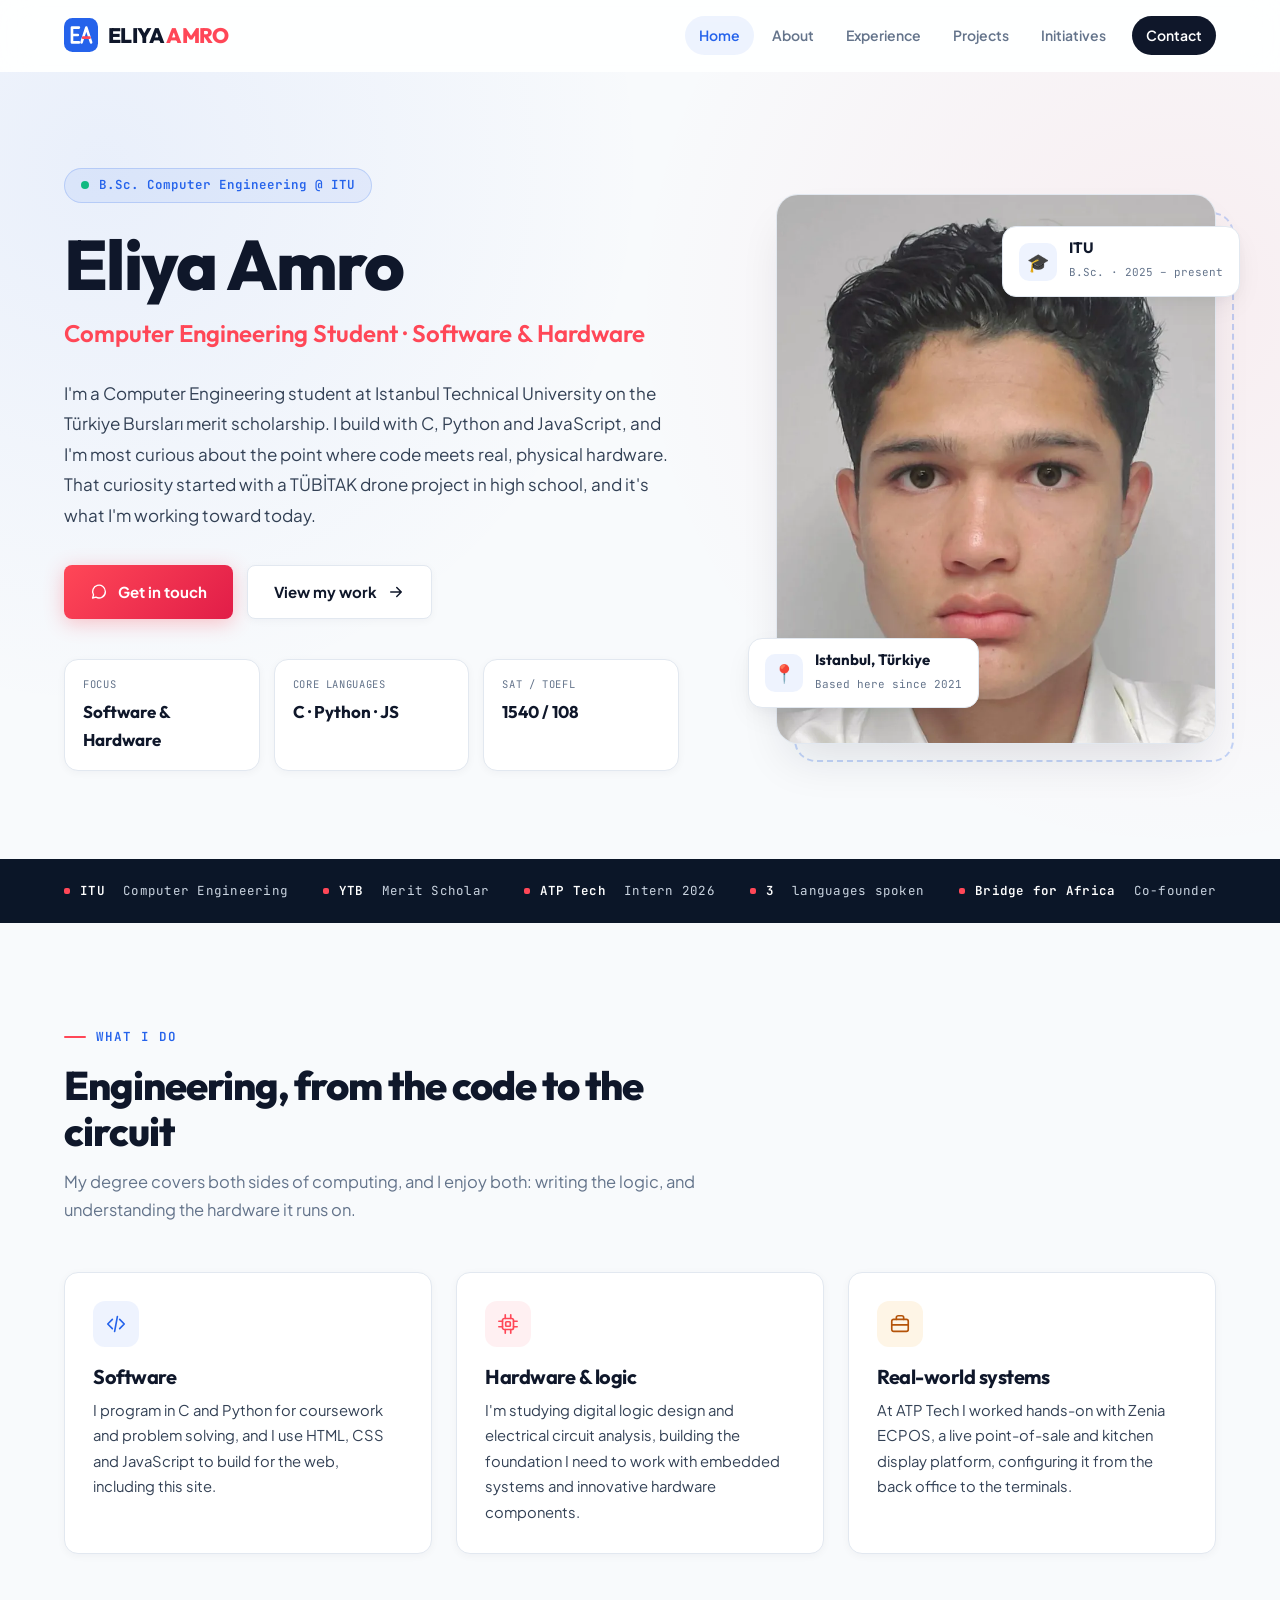
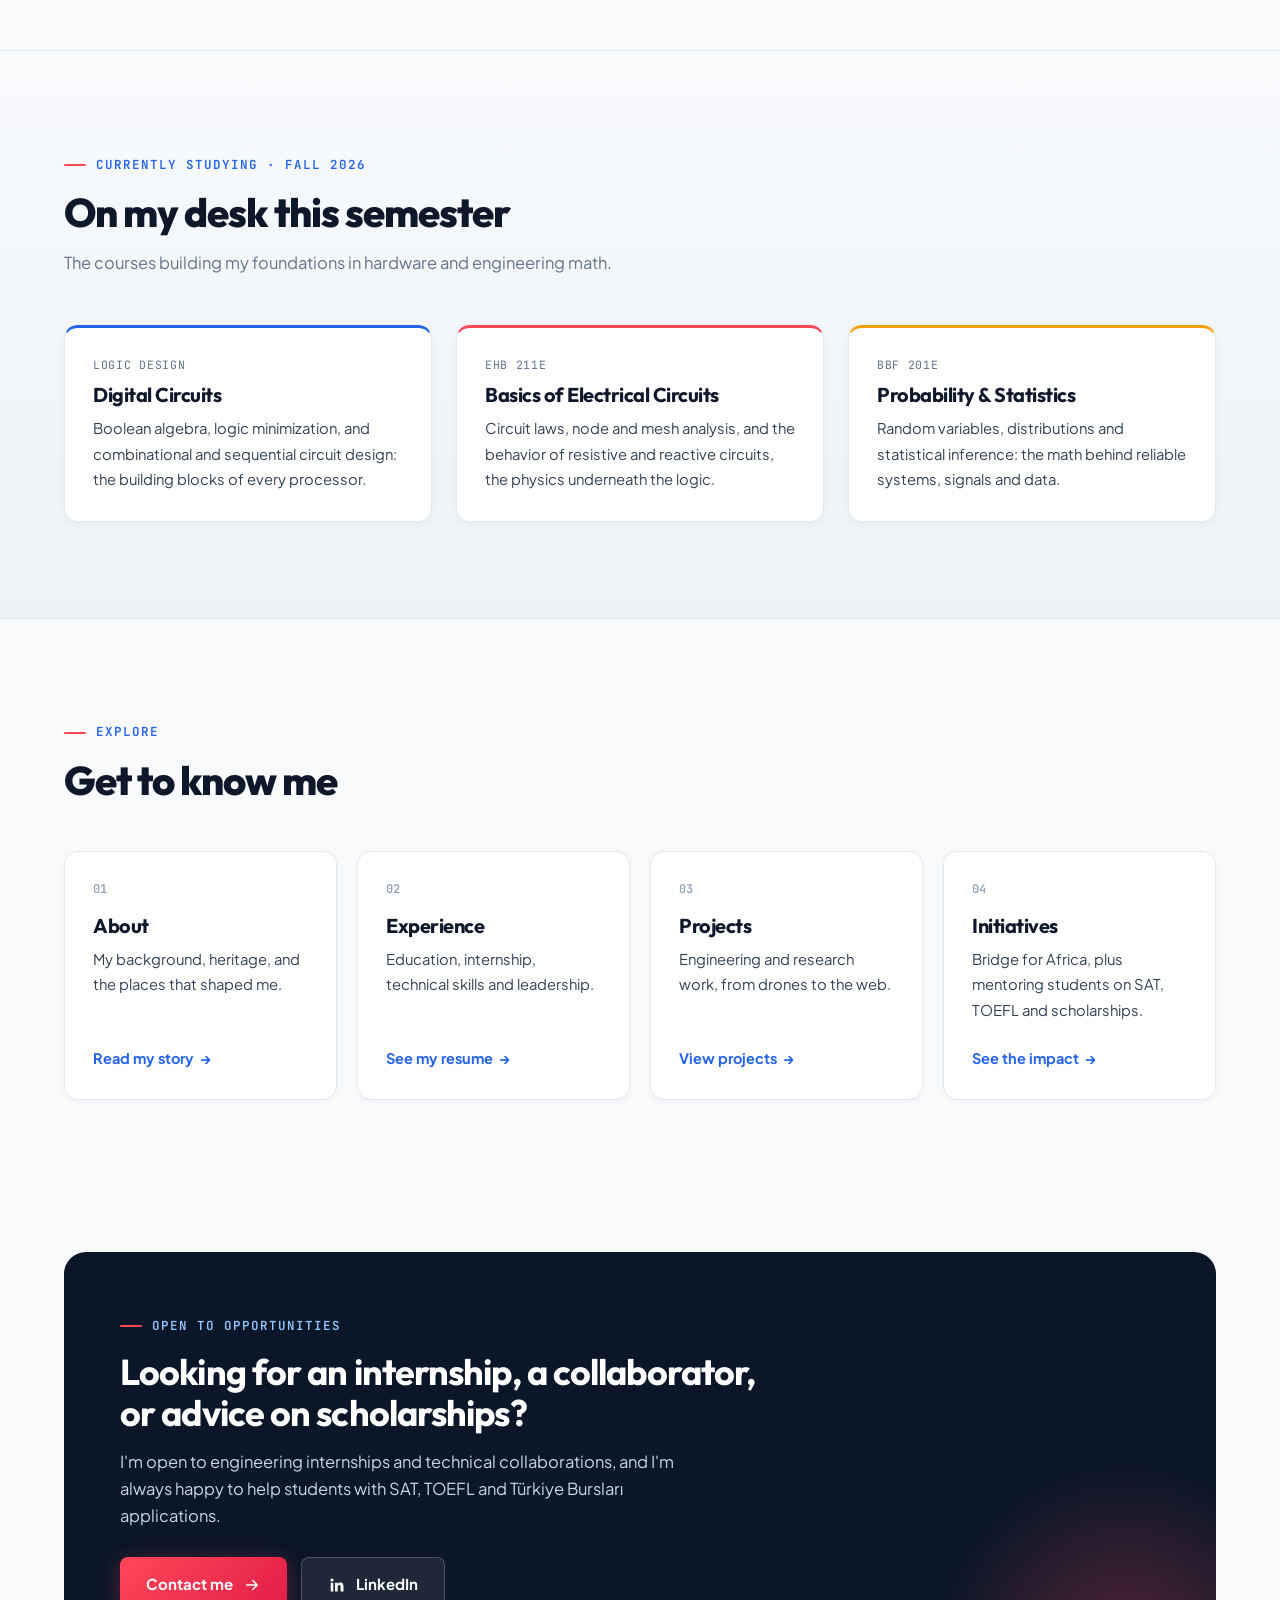
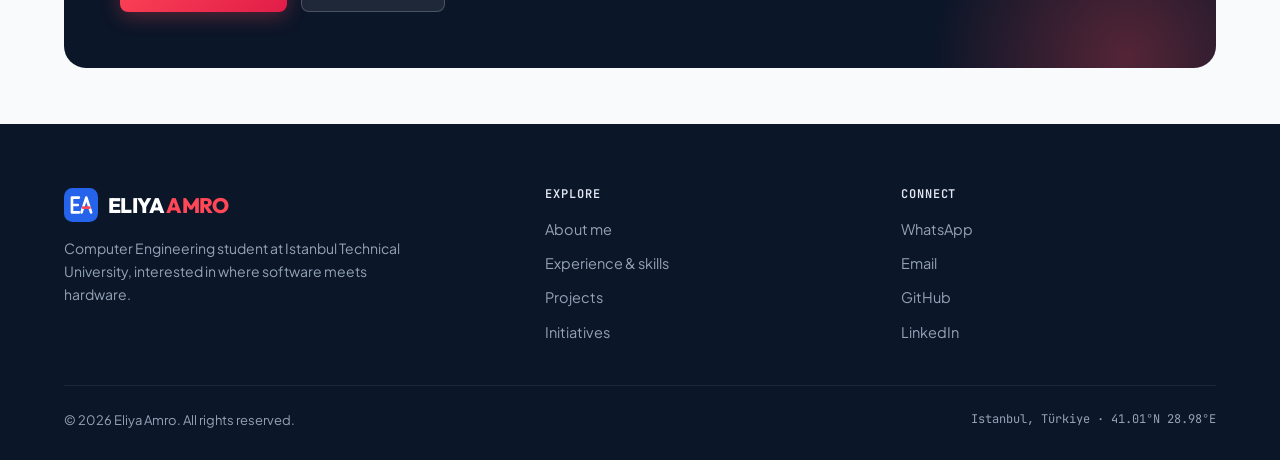
<file: index.html>
<!DOCTYPE html>
<html lang="en" class="no-js">
<head>
<meta charset="UTF-8">
<meta name="viewport" content="width=device-width, initial-scale=1.0">
<title>Eliya Amro | Computer Engineering Student</title>
<meta name="description" content="Portfolio of Eliya Amro, Computer Engineering student at Istanbul Technical University. Projects, experience, technical skills and initiatives.">
<meta name="author" content="Eliya Amro">
<meta name="theme-color" content="#0B1628">
<link rel="canonical" href="https://eliyaamro.com/">
<link rel="icon" href="/favicon.ico" sizes="any">
<link rel="icon" type="image/png" sizes="48x48" href="/favicon-48.png">
<link rel="icon" type="image/png" sizes="192x192" href="/favicon-192.png">
<link rel="icon" type="image/svg+xml" href="/logo.svg">
<link rel="apple-touch-icon" href="/apple-touch-icon.png">
<meta property="og:title" content="Eliya Amro | Computer Engineering Student">
<meta property="og:description" content="Portfolio of Eliya Amro, Computer Engineering student at Istanbul Technical University. Projects, experience, technical skills and initiatives.">
<meta property="og:type" content="website">
<meta property="og:url" content="https://eliyaamro.com/">
<meta property="og:image" content="https://eliyaamro.com/og-image.jpg">
<meta name="twitter:card" content="summary_large_image">
<link rel="preconnect" href="https://fonts.googleapis.com">
<link rel="preconnect" href="https://fonts.gstatic.com" crossorigin>
<link href="https://fonts.googleapis.com/css2?family=Outfit:wght@500;600;700;800&family=Plus+Jakarta+Sans:wght@400;500;600;700&family=JetBrains+Mono:wght@500;600&display=swap" rel="stylesheet">
<link rel="stylesheet" href="style.css">
</head>
<body>
<a class="skip-link" href="#main">Skip to content</a>

<header class="site-header">
  <nav class="container nav" aria-label="Main">
    <a href="index.html" class="brand" aria-label="Eliya Amro, home">
      <img src="logo.svg" alt="" width="34" height="34">
      <div>ELIYA <span>AMRO</span></div>
    </a>
    <button class="nav-toggle" type="button" aria-expanded="false" aria-controls="nav-links" aria-label="Toggle menu">
      <span></span><span></span><span></span>
    </button>
    <ul class="nav-links" id="nav-links">
      <li><a href="index.html" aria-current="page">Home</a></li>
      <li><a href="about.html">About</a></li>
      <li><a href="experience.html">Experience</a></li>
      <li><a href="projects.html">Projects</a></li>
      <li><a href="initiatives.html">Initiatives</a></li>
      <li><a class="nav-cta" href="contact.html">Contact</a></li>
    </ul>
  </nav>
</header>

<main id="main">
<section class="hero">
  <div class="container hero-grid">
    <div class="reveal">
      <div class="status-badge"><span class="status-beacon"></span> B.Sc. Computer Engineering @ ITU</div>
      <h1>Eliya Amro</h1>
      <div class="role">Computer Engineering Student · Software &amp; Hardware</div>
      <p class="lede">
        I'm a Computer Engineering student at Istanbul Technical University on the Türkiye Bursları merit scholarship. I build with C, Python and JavaScript, and I'm most curious about the point where code meets real, physical hardware. That curiosity started with a TÜBİTAK drone project in high school, and it's what I'm working toward today.
      </p>
      <div class="hero-actions">
        <a class="btn btn-primary" href="https://wa.me/905822090660" target="_blank" rel="noopener"><svg viewBox="0 0 24 24" fill="none" stroke="currentColor" stroke-width="1.8" stroke-linecap="round" stroke-linejoin="round"><path d="M20.5 11.5a8.5 8.5 0 0 1-12.6 7.4L3.5 20l1.2-4.2A8.5 8.5 0 1 1 20.5 11.5Z"/></svg> Get in touch</a>
        <a class="btn btn-secondary" href="projects.html">View my work <svg viewBox="0 0 24 24" fill="none" stroke="currentColor" stroke-width="2" stroke-linecap="round" stroke-linejoin="round"><path d="M5 12h14M13 6l6 6-6 6"/></svg></a>
      </div>
      <div class="hero-stats">
        <div class="stat-card"><div class="stat-label">Focus</div><div class="stat-value">Software &amp; Hardware</div></div>
        <div class="stat-card"><div class="stat-label">Core languages</div><div class="stat-value">C · Python · JS</div></div>
        <div class="stat-card"><div class="stat-label">SAT / TOEFL</div><div class="stat-value">1540 / 108</div></div>
      </div>
    </div>

    <div class="portrait-wrap reveal">
      <div class="portrait-card">
        <picture>
          <source srcset="portrait.webp" type="image/webp">
          <img src="portrait.jpg" alt="Portrait of Eliya Amro" width="760" height="950">
        </picture>
      </div>
      <div class="portrait-tag top">
        <div class="dot">🎓</div>
        <div><strong>ITU</strong><small>B.Sc. · 2025 – present</small></div>
      </div>
      <div class="portrait-tag">
        <div class="dot">📍</div>
        <div><strong>Istanbul, Türkiye</strong><small>Based here since 2021</small></div>
      </div>
    </div>
  </div>
</section>

<div class="strip" aria-label="Highlights">
  <div class="container">
    <ul class="strip-list">
      <li><b>ITU</b>&nbsp;Computer Engineering</li>
      <li><b>YTB</b>&nbsp;Merit Scholar</li>
      <li><b>ATP Tech</b>&nbsp;Intern 2026</li>
      <li><b>3</b>&nbsp;languages spoken</li>
      <li><b>Bridge for Africa</b>&nbsp;Co-founder</li>
    </ul>
  </div>
</div>

<section>
  <div class="container">
    <div class="section-head reveal">
      <div class="eyebrow">What I do</div>
      <h2 class="section-title">Engineering, from the code to the circuit</h2>
      <p class="section-sub">My degree covers both sides of computing, and I enjoy both: writing the logic, and understanding the hardware it runs on.</p>
    </div>
    <div class="grid-3">
      <div class="card hoverable reveal">
        <div class="card-icon"><svg viewBox="0 0 24 24" fill="none" stroke="currentColor" stroke-width="1.8" stroke-linecap="round" stroke-linejoin="round"><path d="m8 7-5 5 5 5M16 7l5 5-5 5M13.5 4l-3 16"/></svg></div>
        <h3>Software</h3>
        <p>I program in C and Python for coursework and problem solving, and I use HTML, CSS and JavaScript to build for the web, including this site.</p>
      </div>
      <div class="card hoverable reveal">
        <div class="card-icon coral"><svg viewBox="0 0 24 24" fill="none" stroke="currentColor" stroke-width="1.8" stroke-linecap="round" stroke-linejoin="round"><rect x="6" y="6" width="12" height="12" rx="2"/><rect x="9.5" y="9.5" width="5" height="5" rx="1"/><path d="M9 2v4M15 2v4M9 18v4M15 18v4M2 9h4M2 15h4M18 9h4M18 15h4"/></svg></div>
        <h3>Hardware &amp; logic</h3>
        <p>I'm studying digital logic design and electrical circuit analysis, building the foundation I need to work with embedded systems and innovative hardware components.</p>
      </div>
      <div class="card hoverable reveal">
        <div class="card-icon gold"><svg viewBox="0 0 24 24" fill="none" stroke="currentColor" stroke-width="1.8" stroke-linecap="round" stroke-linejoin="round"><rect x="3" y="7" width="18" height="13" rx="2"/><path d="M8 7V5a2 2 0 0 1 2-2h4a2 2 0 0 1 2 2v2M3 13h18"/></svg></div>
        <h3>Real-world systems</h3>
        <p>At ATP Tech I worked hands-on with Zenia ECPOS, a live point-of-sale and kitchen display platform, configuring it from the back office to the terminals.</p>
      </div>
    </div>
  </div>
</section>

<section class="section-alt">
  <div class="container">
    <div class="section-head reveal">
      <div class="eyebrow">Currently studying · Fall 2026</div>
      <h2 class="section-title">On my desk this semester</h2>
      <p class="section-sub">The courses building my foundations in hardware and engineering math.</p>
    </div>
    <div class="grid-3">
      <div class="card course-card reveal">
        <div class="course-meta">Logic design</div>
        <h3>Digital Circuits</h3>
        <p>Boolean algebra, logic minimization, and combinational and sequential circuit design: the building blocks of every processor.</p>
      </div>
      <div class="card course-card c2 reveal">
        <div class="course-meta">EHB 211E</div>
        <h3>Basics of Electrical Circuits</h3>
        <p>Circuit laws, node and mesh analysis, and the behavior of resistive and reactive circuits, the physics underneath the logic.</p>
      </div>
      <div class="card course-card c3 reveal">
        <div class="course-meta">BBF 201E</div>
        <h3>Probability &amp; Statistics</h3>
        <p>Random variables, distributions and statistical inference: the math behind reliable systems, signals and data.</p>
      </div>
    </div>
  </div>
</section>

<section>
  <div class="container">
    <div class="section-head reveal">
      <div class="eyebrow">Explore</div>
      <h2 class="section-title">Get to know me</h2>
    </div>
    <div class="grid-4">
      <a class="card reveal" href="about.html">
        <div class="card-num">01</div>
        <h3>About</h3>
        <p>My background, heritage, and the places that shaped me.</p>
        <div class="card-foot"><span class="text-link">Read my story</span></div>
      </a>
      <a class="card reveal" href="experience.html">
        <div class="card-num">02</div>
        <h3>Experience</h3>
        <p>Education, internship, technical skills and leadership.</p>
        <div class="card-foot"><span class="text-link">See my resume</span></div>
      </a>
      <a class="card reveal" href="projects.html">
        <div class="card-num">03</div>
        <h3>Projects</h3>
        <p>Engineering and research work, from drones to the web.</p>
        <div class="card-foot"><span class="text-link">View projects</span></div>
      </a>
      <a class="card reveal" href="initiatives.html">
        <div class="card-num">04</div>
        <h3>Initiatives</h3>
        <p>Bridge for Africa, plus mentoring students on SAT, TOEFL and scholarships.</p>
        <div class="card-foot"><span class="text-link">See the impact</span></div>
      </a>
    </div>
  </div>
</section>

<section class="section-tight" style="border-top:none;">
  <div class="container">
    <div class="band reveal">
      <div class="eyebrow" style="color:#93C5FD;">Open to opportunities</div>
      <h2>Looking for an internship, a collaborator, or advice on scholarships?</h2>
      <p>I'm open to engineering internships and technical collaborations, and I'm always happy to help students with SAT, TOEFL and Türkiye Bursları applications.</p>
      <div class="btn-row">
        <a class="btn btn-primary" href="contact.html">Contact me <svg viewBox="0 0 24 24" fill="none" stroke="currentColor" stroke-width="2" stroke-linecap="round" stroke-linejoin="round"><path d="M5 12h14M13 6l6 6-6 6"/></svg></a>
        <a class="btn btn-ghost-light" href="https://tr.linkedin.com/in/eliya-amro-91b619351" target="_blank" rel="noopener"><svg viewBox="0 0 24 24" fill="currentColor"><path d="M20.4 20.5h-3.6v-5.6c0-1.3 0-3-1.8-3s-2.1 1.4-2.1 2.9v5.7H9.4V9h3.4v1.6h.1a3.8 3.8 0 0 1 3.4-1.9c3.6 0 4.3 2.4 4.3 5.5v6.3ZM5.3 7.4a2.1 2.1 0 1 1 0-4.2 2.1 2.1 0 0 1 0 4.2ZM7.1 20.5H3.6V9h3.5v11.5Z"/></svg> LinkedIn</a>
      </div>
    </div>
  </div>
</section>

</main>

<footer class="site-footer">
  <div class="container">
    <div class="footer-grid">
      <div>
        <a href="index.html" class="brand"><img src="logo.svg" alt="" width="34" height="34"><div>ELIYA <span>AMRO</span></div></a>
        <p>Computer Engineering student at Istanbul Technical University, interested in where software meets hardware.</p>
      </div>
      <div>
        <h3>Explore</h3>
        <ul class="footer-links">
          <li><a href="about.html">About me</a></li>
          <li><a href="experience.html">Experience &amp; skills</a></li>
          <li><a href="projects.html">Projects</a></li>
          <li><a href="initiatives.html">Initiatives</a></li>
        </ul>
      </div>
      <div>
        <h3>Connect</h3>
        <ul class="footer-links">
          <li><a href="https://wa.me/905822090660" target="_blank" rel="noopener">WhatsApp</a></li>
          <li><a href="mailto:eliaamro9@gmail.com">Email</a></li>
          <li><a href="https://github.com/itu-itis25-amro25" target="_blank" rel="noopener">GitHub</a></li>
          <li><a href="https://tr.linkedin.com/in/eliya-amro-91b619351" target="_blank" rel="noopener">LinkedIn</a></li>
        </ul>
      </div>
    </div>
    <div class="footer-bottom">
      <span>&copy; <span id="year">2026</span> Eliya Amro. All rights reserved.</span>
      <span class="mono">Istanbul, Türkiye · 41.01°N 28.98°E</span>
    </div>
  </div>
</footer>

<script src="main.js"></script>
</body>
</html>
</file>
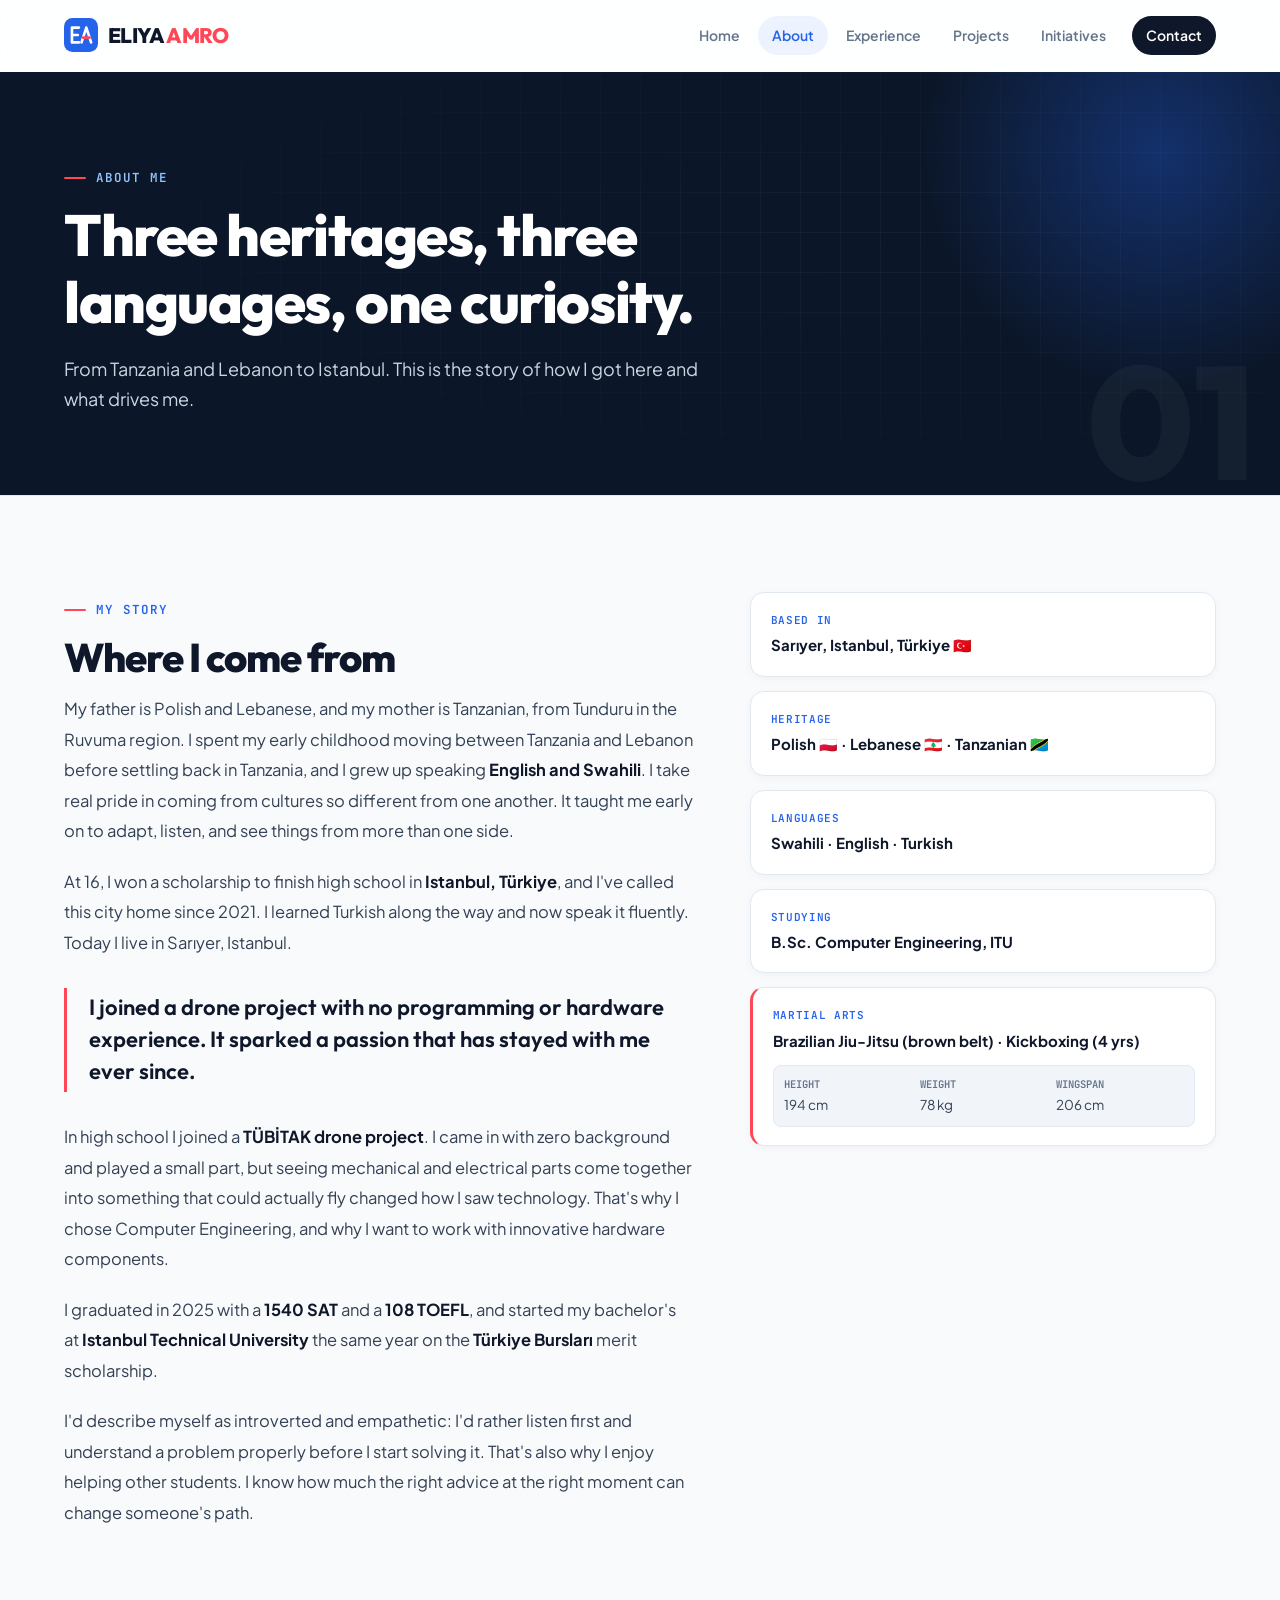
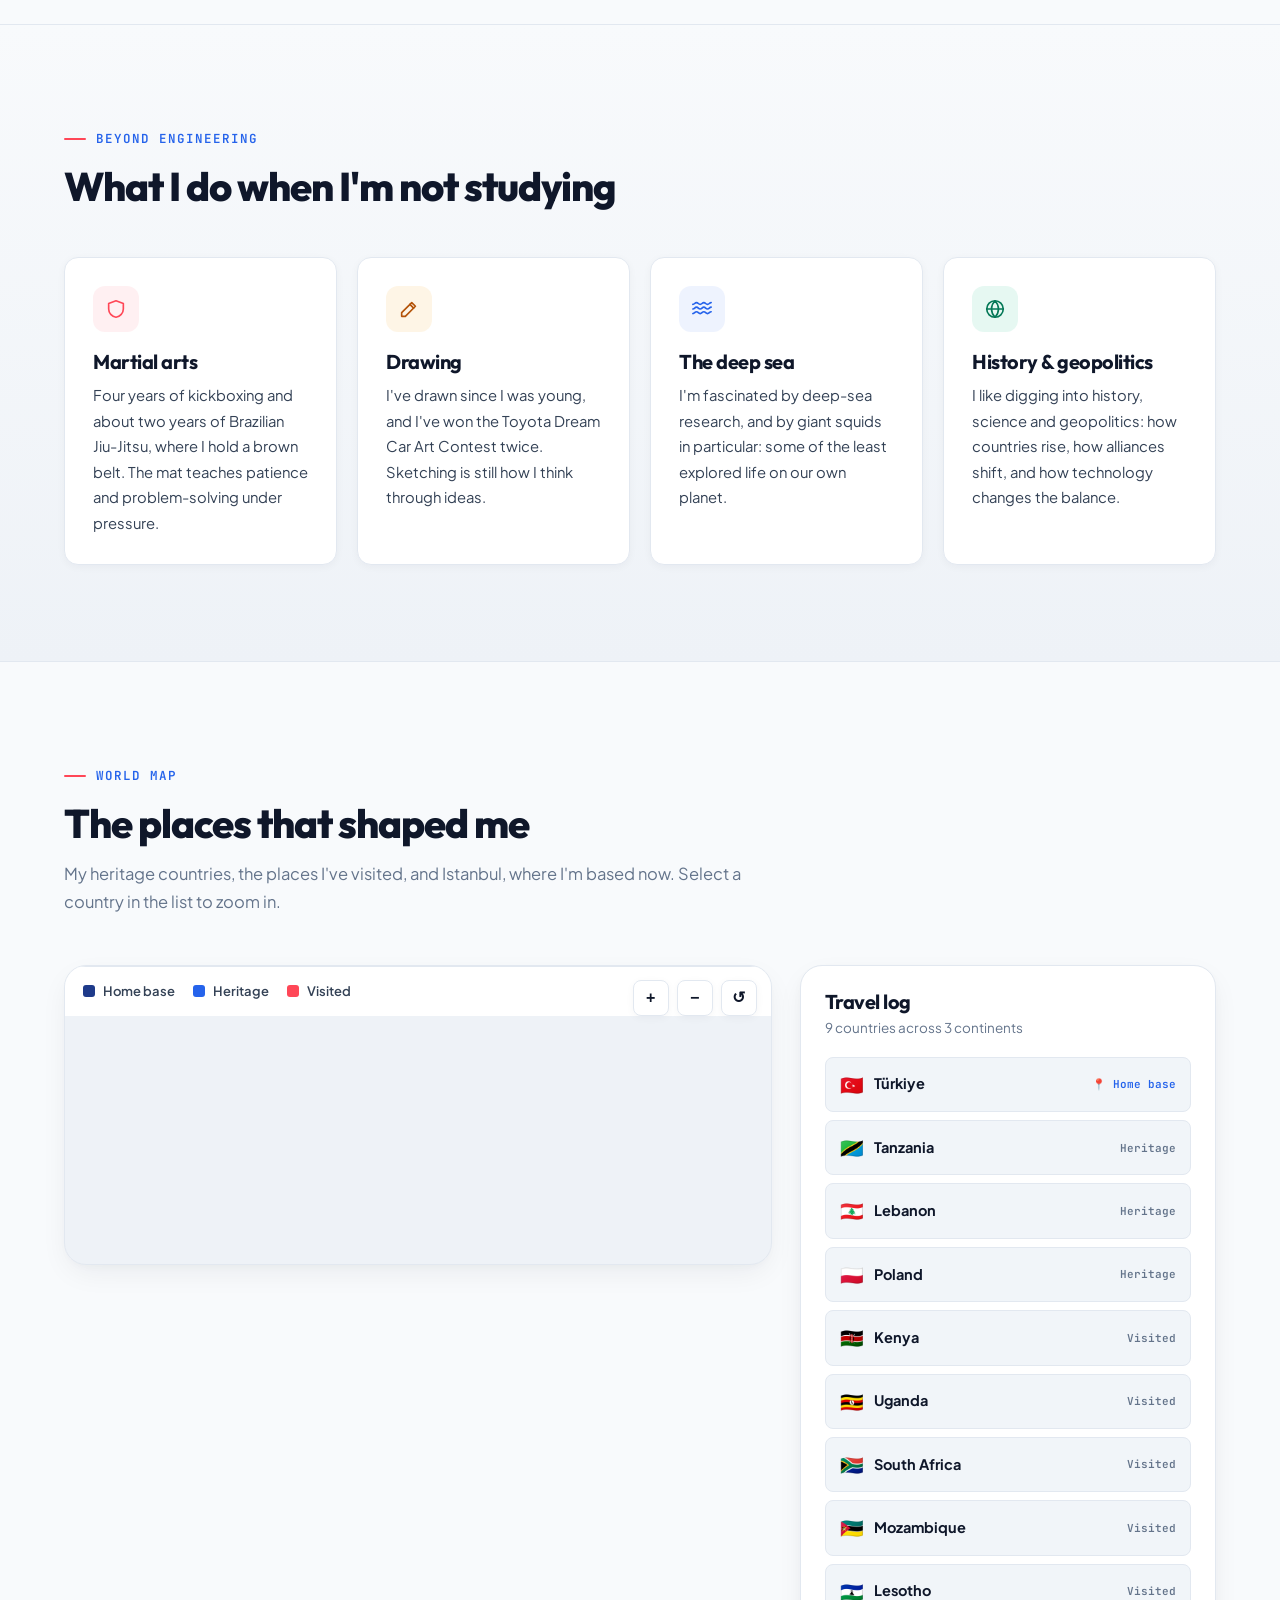
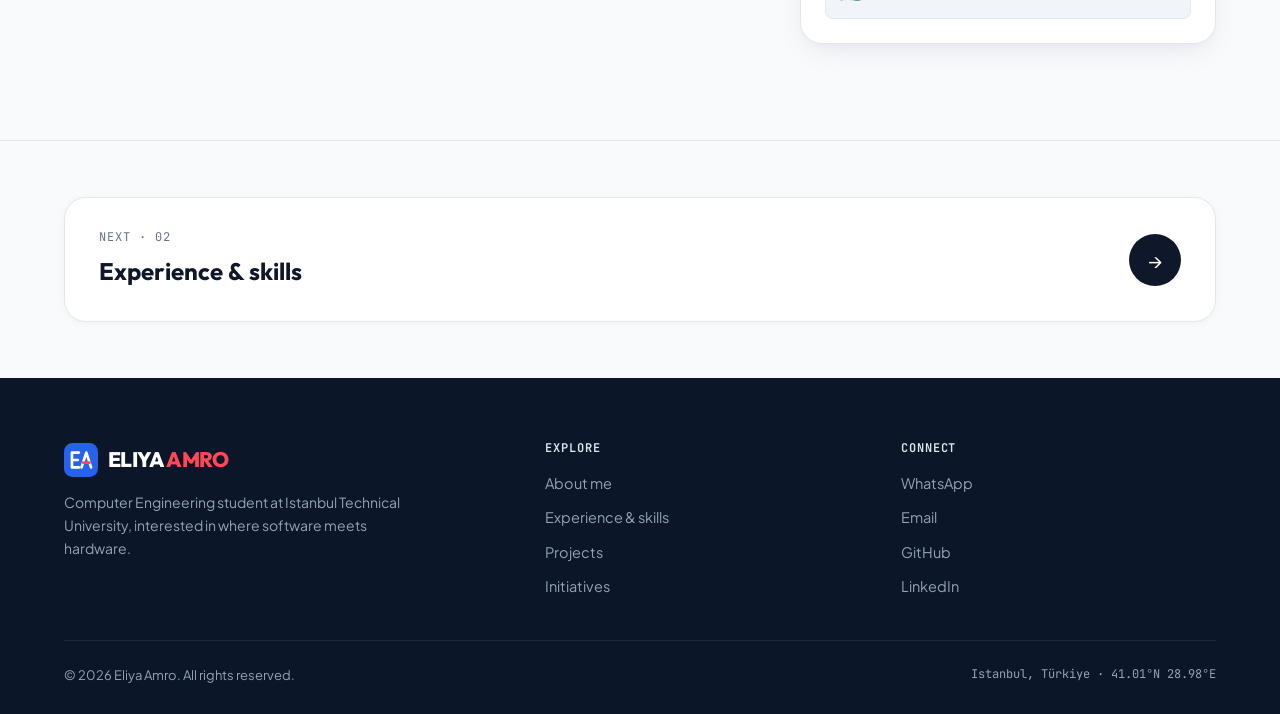
<file: about.html>
<!DOCTYPE html>
<html lang="en" class="no-js">
<head>
<meta charset="UTF-8">
<meta name="viewport" content="width=device-width, initial-scale=1.0">
<title>About Me | Eliya Amro</title>
<meta name="description" content="My story: growing up between Tanzania and Lebanon, moving to Istanbul on a scholarship at 16, and what drives me as an engineer.">
<meta name="author" content="Eliya Amro">
<meta name="theme-color" content="#0B1628">
<link rel="canonical" href="https://eliyaamro.com/about.html">
<link rel="icon" href="/favicon.ico" sizes="any">
<link rel="icon" type="image/png" sizes="48x48" href="/favicon-48.png">
<link rel="icon" type="image/png" sizes="192x192" href="/favicon-192.png">
<link rel="icon" type="image/svg+xml" href="/logo.svg">
<link rel="apple-touch-icon" href="/apple-touch-icon.png">
<meta property="og:title" content="About Me | Eliya Amro">
<meta property="og:description" content="My story: growing up between Tanzania and Lebanon, moving to Istanbul on a scholarship at 16, and what drives me as an engineer.">
<meta property="og:type" content="website">
<meta property="og:url" content="https://eliyaamro.com/about.html">
<meta property="og:image" content="https://eliyaamro.com/og-image.jpg">
<meta name="twitter:card" content="summary_large_image">
<link rel="preconnect" href="https://fonts.googleapis.com">
<link rel="preconnect" href="https://fonts.gstatic.com" crossorigin>
<link href="https://fonts.googleapis.com/css2?family=Outfit:wght@500;600;700;800&family=Plus+Jakarta+Sans:wght@400;500;600;700&family=JetBrains+Mono:wght@500;600&display=swap" rel="stylesheet">
<link rel="stylesheet" href="style.css">
</head>
<body>
<a class="skip-link" href="#main">Skip to content</a>

<header class="site-header">
  <nav class="container nav" aria-label="Main">
    <a href="index.html" class="brand" aria-label="Eliya Amro, home">
      <img src="logo.svg" alt="" width="34" height="34">
      <div>ELIYA <span>AMRO</span></div>
    </a>
    <button class="nav-toggle" type="button" aria-expanded="false" aria-controls="nav-links" aria-label="Toggle menu">
      <span></span><span></span><span></span>
    </button>
    <ul class="nav-links" id="nav-links">
      <li><a href="index.html">Home</a></li>
      <li><a href="about.html" aria-current="page">About</a></li>
      <li><a href="experience.html">Experience</a></li>
      <li><a href="projects.html">Projects</a></li>
      <li><a href="initiatives.html">Initiatives</a></li>
      <li><a class="nav-cta" href="contact.html">Contact</a></li>
    </ul>
  </nav>
</header>

<main id="main">
<section class="page-hero">
  <div class="container">
    <div class="eyebrow">About me</div>
    <h1>Three heritages, three languages, one curiosity.</h1>
    <p>From Tanzania and Lebanon to Istanbul. This is the story of how I got here and what drives me.</p>
  </div>
  <div class="page-index" aria-hidden="true">01</div>
</section>

<section>
  <div class="container split">
    <div class="prose reveal">
      <div class="eyebrow">My story</div>
      <h2 class="section-title">Where I come from</h2>
      <p>
        My father is Polish and Lebanese, and my mother is Tanzanian, from Tunduru in the Ruvuma region. I spent my early childhood moving between Tanzania and Lebanon before settling back in Tanzania, and I grew up speaking <strong>English and Swahili</strong>. I take real pride in coming from cultures so different from one another. It taught me early on to adapt, listen, and see things from more than one side.
      </p>
      <p>
        At 16, I won a scholarship to finish high school in <strong>Istanbul, Türkiye</strong>, and I've called this city home since 2021. I learned Turkish along the way and now speak it fluently. Today I live in Sarıyer, Istanbul.
      </p>
      <div class="pull-quote">I joined a drone project with no programming or hardware experience. It sparked a passion that has stayed with me ever since.</div>
      <p>
        In high school I joined a <strong>TÜBİTAK drone project</strong>. I came in with zero background and played a small part, but seeing mechanical and electrical parts come together into something that could actually fly changed how I saw technology. That's why I chose Computer Engineering, and why I want to work with innovative hardware components.
      </p>
      <p>
        I graduated in 2025 with a <strong>1540 SAT</strong> and a <strong>108 TOEFL</strong>, and started my bachelor's at <strong>Istanbul Technical University</strong> the same year on the <strong>Türkiye Bursları</strong> merit scholarship.
      </p>
      <p>
        I'd describe myself as introverted and empathetic: I'd rather listen first and understand a problem properly before I start solving it. That's also why I enjoy helping other students. I know how much the right advice at the right moment can change someone's path.
      </p>
    </div>

    <aside class="fact-list reveal" aria-label="Quick facts">
      <div class="fact"><div class="label">Based in</div><div class="val">Sarıyer, Istanbul, Türkiye 🇹🇷</div></div>
      <div class="fact"><div class="label">Heritage</div><div class="val">Polish 🇵🇱 · Lebanese 🇱🇧 · Tanzanian 🇹🇿</div></div>
      <div class="fact"><div class="label">Languages</div><div class="val">Swahili · English · Turkish</div></div>
      <div class="fact"><div class="label">Studying</div><div class="val">B.Sc. Computer Engineering, ITU</div></div>
      <div class="fact accent">
        <div class="label">Martial arts</div>
        <div class="val">Brazilian Jiu-Jitsu (brown belt) · Kickboxing (4 yrs)</div>
        <div class="mini-stats">
          <div><b>Height</b>194 cm</div>
          <div><b>Weight</b>78 kg</div>
          <div><b>Wingspan</b>206 cm</div>
        </div>
      </div>
    </aside>
  </div>
</section>

<section class="section-alt">
  <div class="container">
    <div class="section-head reveal">
      <div class="eyebrow">Beyond engineering</div>
      <h2 class="section-title">What I do when I'm not studying</h2>
    </div>
    <div class="grid-4">
      <div class="card hoverable reveal">
        <div class="card-icon coral"><svg viewBox="0 0 24 24" fill="none" stroke="currentColor" stroke-width="1.8" stroke-linecap="round" stroke-linejoin="round"><path d="M12 3 4 6v6c0 4.5 3.4 8.2 8 9 4.6-.8 8-4.5 8-9V6l-8-3Z"/></svg></div>
        <h3>Martial arts</h3>
        <p>Four years of kickboxing and about two years of Brazilian Jiu-Jitsu, where I hold a brown belt. The mat teaches patience and problem-solving under pressure.</p>
      </div>
      <div class="card hoverable reveal">
        <div class="card-icon gold"><svg viewBox="0 0 24 24" fill="none" stroke="currentColor" stroke-width="1.8" stroke-linecap="round" stroke-linejoin="round"><path d="m15 5 4 4L8 20H4v-4L15 5Z"/><path d="m13 7 4 4"/></svg></div>
        <h3>Drawing</h3>
        <p>I've drawn since I was young, and I've won the Toyota Dream Car Art Contest twice. Sketching is still how I think through ideas.</p>
      </div>
      <div class="card hoverable reveal">
        <div class="card-icon"><svg viewBox="0 0 24 24" fill="none" stroke="currentColor" stroke-width="1.8" stroke-linecap="round" stroke-linejoin="round"><path d="M2 12c2 0 2-2 4-2s2 2 4 2 2-2 4-2 2 2 4 2 2-2 4-2M2 17c2 0 2-2 4-2s2 2 4 2 2-2 4-2 2 2 4 2 2-2 4-2M2 7c2 0 2-2 4-2s2 2 4 2 2-2 4-2 2 2 4 2 2-2 4-2"/></svg></div>
        <h3>The deep sea</h3>
        <p>I'm fascinated by deep-sea research, and by giant squids in particular: some of the least explored life on our own planet.</p>
      </div>
      <div class="card hoverable reveal">
        <div class="card-icon emerald"><svg viewBox="0 0 24 24" fill="none" stroke="currentColor" stroke-width="1.8" stroke-linecap="round" stroke-linejoin="round"><circle cx="12" cy="12" r="9"/><path d="M3 12h18M12 3c2.5 2.6 3.8 5.6 3.8 9s-1.3 6.4-3.8 9c-2.5-2.6-3.8-5.6-3.8-9S9.5 5.6 12 3Z"/></svg></div>
        <h3>History &amp; geopolitics</h3>
        <p>I like digging into history, science and geopolitics: how countries rise, how alliances shift, and how technology changes the balance.</p>
      </div>
    </div>
  </div>
</section>

<section id="map">
  <div class="container">
    <div class="section-head reveal">
      <div class="eyebrow">World map</div>
      <h2 class="section-title">The places that shaped me</h2>
      <p class="section-sub">My heritage countries, the places I've visited, and Istanbul, where I'm based now. Select a country in the list to zoom in.</p>
    </div>

    <div class="map-grid">
      <div class="map-frame reveal">
        <div class="map-controls">
          <button class="map-btn" id="zoom-in" type="button" aria-label="Zoom in">+</button>
          <button class="map-btn" id="zoom-out" type="button" aria-label="Zoom out">−</button>
          <button class="map-btn" id="zoom-reset" type="button" aria-label="Reset view">↺</button>
        </div>
        <div class="map-svg" id="map-svg"></div>
        <div class="map-pop" id="map-pop"></div>
        <div class="map-legend">
          <span><i style="background:#1E3A8A"></i>Home base</span>
          <span><i style="background:var(--blue)"></i>Heritage</span>
          <span><i style="background:var(--coral)"></i>Visited</span>
        </div>
      </div>

      <div class="travel-panel reveal">
        <h3>Travel log</h3>
        <p class="sub">9 countries across 3 continents</p>
        <ul class="country-list">
          <li><button class="country-item home" data-code="TUR" type="button"><span class="ci-name"><span class="ci-flag">🇹🇷</span>Türkiye</span><span class="ci-badge">📍 Home base</span></button></li>
          <li><button class="country-item" data-code="TZA" type="button"><span class="ci-name"><span class="ci-flag">🇹🇿</span>Tanzania</span><span class="ci-badge">Heritage</span></button></li>
          <li><button class="country-item" data-code="LBN" type="button"><span class="ci-name"><span class="ci-flag">🇱🇧</span>Lebanon</span><span class="ci-badge">Heritage</span></button></li>
          <li><button class="country-item" data-code="POL" type="button"><span class="ci-name"><span class="ci-flag">🇵🇱</span>Poland</span><span class="ci-badge">Heritage</span></button></li>
          <li><button class="country-item" data-code="KEN" type="button"><span class="ci-name"><span class="ci-flag">🇰🇪</span>Kenya</span><span class="ci-badge">Visited</span></button></li>
          <li><button class="country-item" data-code="UGA" type="button"><span class="ci-name"><span class="ci-flag">🇺🇬</span>Uganda</span><span class="ci-badge">Visited</span></button></li>
          <li><button class="country-item" data-code="ZAF" type="button"><span class="ci-name"><span class="ci-flag">🇿🇦</span>South Africa</span><span class="ci-badge">Visited</span></button></li>
          <li><button class="country-item" data-code="MOZ" type="button"><span class="ci-name"><span class="ci-flag">🇲🇿</span>Mozambique</span><span class="ci-badge">Visited</span></button></li>
          <li><button class="country-item" data-code="LSO" type="button"><span class="ci-name"><span class="ci-flag">🇱🇸</span>Lesotho</span><span class="ci-badge">Visited</span></button></li>
        </ul>
      </div>
    </div>
  </div>
</section>

<section class="section-tight">
  <div class="container">
    <a class="next-page reveal" href="experience.html">
      <div><small>Next · 02</small><strong>Experience &amp; skills</strong></div>
      <span class="arrow-circle">→</span>
    </a>
  </div>
</section>

</main>

<footer class="site-footer">
  <div class="container">
    <div class="footer-grid">
      <div>
        <a href="index.html" class="brand"><img src="logo.svg" alt="" width="34" height="34"><div>ELIYA <span>AMRO</span></div></a>
        <p>Computer Engineering student at Istanbul Technical University, interested in where software meets hardware.</p>
      </div>
      <div>
        <h3>Explore</h3>
        <ul class="footer-links">
          <li><a href="about.html">About me</a></li>
          <li><a href="experience.html">Experience &amp; skills</a></li>
          <li><a href="projects.html">Projects</a></li>
          <li><a href="initiatives.html">Initiatives</a></li>
        </ul>
      </div>
      <div>
        <h3>Connect</h3>
        <ul class="footer-links">
          <li><a href="https://wa.me/905822090660" target="_blank" rel="noopener">WhatsApp</a></li>
          <li><a href="mailto:eliaamro9@gmail.com">Email</a></li>
          <li><a href="https://github.com/itu-itis25-amro25" target="_blank" rel="noopener">GitHub</a></li>
          <li><a href="https://tr.linkedin.com/in/eliya-amro-91b619351" target="_blank" rel="noopener">LinkedIn</a></li>
        </ul>
      </div>
    </div>
    <div class="footer-bottom">
      <span>&copy; <span id="year">2026</span> Eliya Amro. All rights reserved.</span>
      <span class="mono">Istanbul, Türkiye · 41.01°N 28.98°E</span>
    </div>
  </div>
</footer>

<script src="main.js"></script>
<script src="https://d3js.org/d3.v7.min.js"></script>
<script src="map.js"></script>
</body>
</html>
</file>
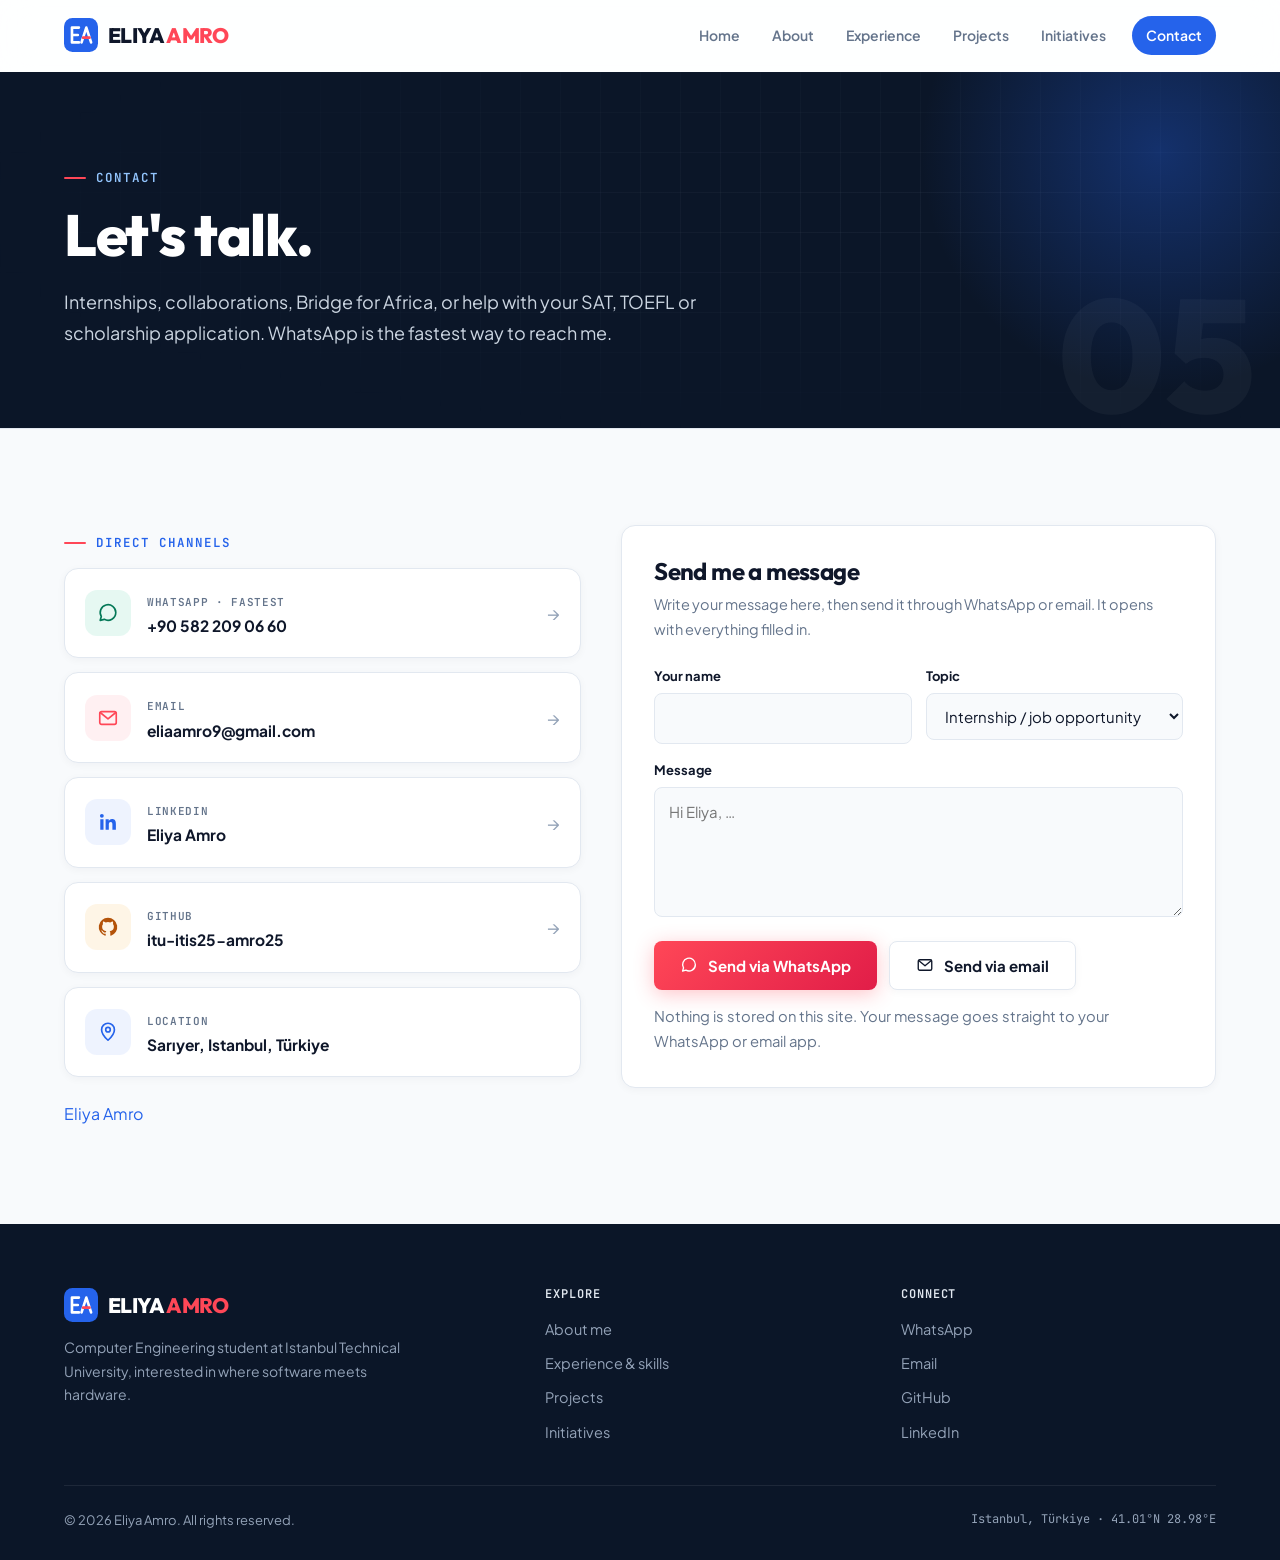
<file: contact.html>
<!DOCTYPE html>
<html lang="en" class="no-js">
<head>
<meta charset="UTF-8">
<meta name="viewport" content="width=device-width, initial-scale=1.0">
<title>Contact | Eliya Amro</title>
<meta name="description" content="Get in touch with Eliya Amro for internships, collaborations, or help with SAT, TOEFL and scholarship applications.">
<meta name="author" content="Eliya Amro">
<meta name="theme-color" content="#0B1628">
<link rel="canonical" href="https://eliyaamro.com/contact.html">
<link rel="icon" href="/favicon.ico" sizes="any">
<link rel="icon" type="image/png" sizes="48x48" href="/favicon-48.png">
<link rel="icon" type="image/png" sizes="192x192" href="/favicon-192.png">
<link rel="icon" type="image/svg+xml" href="/logo.svg">
<link rel="apple-touch-icon" href="/apple-touch-icon.png">
<meta property="og:title" content="Contact | Eliya Amro">
<meta property="og:description" content="Get in touch with Eliya Amro for internships, collaborations, or help with SAT, TOEFL and scholarship applications.">
<meta property="og:type" content="website">
<meta property="og:url" content="https://eliyaamro.com/contact.html">
<meta property="og:image" content="https://eliyaamro.com/og-image.jpg">
<meta name="twitter:card" content="summary_large_image">
<link rel="preconnect" href="https://fonts.googleapis.com">
<link rel="preconnect" href="https://fonts.gstatic.com" crossorigin>
<link href="https://fonts.googleapis.com/css2?family=Outfit:wght@500;600;700;800&family=Plus+Jakarta+Sans:wght@400;500;600;700&family=JetBrains+Mono:wght@500;600&display=swap" rel="stylesheet">
<link rel="stylesheet" href="style.css">
</head>
<body>
<a class="skip-link" href="#main">Skip to content</a>

<header class="site-header">
  <nav class="container nav" aria-label="Main">
    <a href="index.html" class="brand" aria-label="Eliya Amro, home">
      <img src="logo.svg" alt="" width="34" height="34">
      <div>ELIYA <span>AMRO</span></div>
    </a>
    <button class="nav-toggle" type="button" aria-expanded="false" aria-controls="nav-links" aria-label="Toggle menu">
      <span></span><span></span><span></span>
    </button>
    <ul class="nav-links" id="nav-links">
      <li><a href="index.html">Home</a></li>
      <li><a href="about.html">About</a></li>
      <li><a href="experience.html">Experience</a></li>
      <li><a href="projects.html">Projects</a></li>
      <li><a href="initiatives.html">Initiatives</a></li>
      <li><a class="nav-cta" href="contact.html" aria-current="page">Contact</a></li>
    </ul>
  </nav>
</header>

<main id="main">
<section class="page-hero">
  <div class="container">
    <div class="eyebrow">Contact</div>
    <h1>Let's talk.</h1>
    <p>Internships, collaborations, Bridge for Africa, or help with your SAT, TOEFL or scholarship application. WhatsApp is the fastest way to reach me.</p>
  </div>
  <div class="page-index" aria-hidden="true">05</div>
</section>

<section>
  <div class="container contact-grid">
    <div class="reveal">
      <div class="eyebrow">Direct channels</div>
      <div class="contact-list">
        <a class="contact-item" href="https://wa.me/905822090660" target="_blank" rel="noopener">
          <span class="card-icon emerald"><svg viewBox="0 0 24 24" fill="none" stroke="currentColor" stroke-width="1.8" stroke-linecap="round" stroke-linejoin="round"><path d="M20.5 11.5a8.5 8.5 0 0 1-12.6 7.4L3.5 20l1.2-4.2A8.5 8.5 0 1 1 20.5 11.5Z"/></svg></span>
          <span><span class="ci-label">WhatsApp · fastest</span><br><span class="ci-value">+90 582 209 06 60</span></span>
          <span class="arrow">→</span>
        </a>
        <a class="contact-item" href="mailto:eliaamro9@gmail.com">
          <span class="card-icon coral"><svg viewBox="0 0 24 24" fill="none" stroke="currentColor" stroke-width="1.8" stroke-linecap="round" stroke-linejoin="round"><rect x="3" y="5" width="18" height="14" rx="2"/><path d="m3.5 6 8.5 7 8.5-7"/></svg></span>
          <span><span class="ci-label">Email</span><br><span class="ci-value">eliaamro9@gmail.com</span></span>
          <span class="arrow">→</span>
        </a>
        <a class="contact-item" href="https://tr.linkedin.com/in/eliya-amro-91b619351" target="_blank" rel="noopener">
          <span class="card-icon"><svg viewBox="0 0 24 24" fill="currentColor"><path d="M20.4 20.5h-3.6v-5.6c0-1.3 0-3-1.8-3s-2.1 1.4-2.1 2.9v5.7H9.4V9h3.4v1.6h.1a3.8 3.8 0 0 1 3.4-1.9c3.6 0 4.3 2.4 4.3 5.5v6.3ZM5.3 7.4a2.1 2.1 0 1 1 0-4.2 2.1 2.1 0 0 1 0 4.2ZM7.1 20.5H3.6V9h3.5v11.5Z"/></svg></span>
          <span><span class="ci-label">LinkedIn</span><br><span class="ci-value">Eliya Amro</span></span>
          <span class="arrow">→</span>
        </a>
        <a class="contact-item" href="https://github.com/itu-itis25-amro25" target="_blank" rel="noopener">
          <span class="card-icon gold"><svg viewBox="0 0 24 24" fill="currentColor"><path d="M12 2a10 10 0 0 0-3.2 19.5c.5.1.7-.2.7-.5v-1.7c-2.8.6-3.4-1.3-3.4-1.3-.4-1.2-1.1-1.5-1.1-1.5-.9-.6.1-.6.1-.6 1 .1 1.5 1 1.5 1 .9 1.6 2.4 1.1 3 .9.1-.7.4-1.1.6-1.4-2.2-.3-4.6-1.1-4.6-5a3.9 3.9 0 0 1 1-2.7c-.1-.3-.5-1.3.1-2.7 0 0 .8-.3 2.8 1a9.6 9.6 0 0 1 5 0c1.9-1.3 2.8-1 2.8-1 .5 1.4.2 2.4.1 2.7a3.9 3.9 0 0 1 1 2.7c0 3.9-2.3 4.7-4.6 4.9.4.3.7.9.7 1.9V21c0 .3.2.6.7.5A10 10 0 0 0 12 2Z"/></svg></span>
          <span><span class="ci-label">GitHub</span><br><span class="ci-value">itu-itis25-amro25</span></span>
          <span class="arrow">→</span>
        </a>
        <div class="contact-item" style="cursor:default;">
          <span class="card-icon"><svg viewBox="0 0 24 24" fill="none" stroke="currentColor" stroke-width="1.8" stroke-linecap="round" stroke-linejoin="round"><path d="M12 21s-7-6.2-7-11.5a7 7 0 0 1 14 0C19 14.8 12 21 12 21Z"/><circle cx="12" cy="9.5" r="2.5"/></svg></span>
          <span><span class="ci-label">Location</span><br><span class="ci-value">Sarıyer, Istanbul, Türkiye</span></span>
        </div>
      </div>
      <div class="li-badge-wrap">
        <div class="badge-base LI-profile-badge" data-locale="en_US" data-size="medium" data-theme="light" data-type="HORIZONTAL" data-vanity="eliya-amro-91b619351" data-version="v1">
          <a class="badge-base__link LI-simple-link" href="https://tr.linkedin.com/in/eliya-amro-91b619351?trk=profile-badge">Eliya Amro</a>
        </div>
      </div>
    </div>

    <div class="card form-card reveal">
      <h2>Send me a message</h2>
      <p>Write your message here, then send it through WhatsApp or email. It opens with everything filled in.</p>
      <form id="contact-form" novalidate>
        <div class="field-row">
          <div class="field">
            <label for="f-name">Your name</label>
            <input id="f-name" name="name" type="text" autocomplete="name" required>
          </div>
          <div class="field">
            <label for="f-topic">Topic</label>
            <select id="f-topic" name="topic">
              <option>Internship / job opportunity</option>
              <option>Project collaboration</option>
              <option>SAT / TOEFL help</option>
              <option>Scholarship / admissions help</option>
              <option>Bridge for Africa</option>
              <option>Something else</option>
            </select>
          </div>
        </div>
        <div class="field">
          <label for="f-msg">Message</label>
          <textarea id="f-msg" name="message" required placeholder="Hi Eliya, …"></textarea>
        </div>
        <div class="form-actions">
          <button type="button" class="btn btn-primary" id="send-whatsapp"><svg viewBox="0 0 24 24" fill="none" stroke="currentColor" stroke-width="1.8" stroke-linecap="round" stroke-linejoin="round"><path d="M20.5 11.5a8.5 8.5 0 0 1-12.6 7.4L3.5 20l1.2-4.2A8.5 8.5 0 1 1 20.5 11.5Z"/></svg> Send via WhatsApp</button>
          <button type="button" class="btn btn-secondary" id="send-email"><svg viewBox="0 0 24 24" fill="none" stroke="currentColor" stroke-width="1.8" stroke-linecap="round" stroke-linejoin="round"><rect x="3" y="5" width="18" height="14" rx="2"/><path d="m3.5 6 8.5 7 8.5-7"/></svg> Send via email</button>
        </div>
        <p class="form-note">Nothing is stored on this site. Your message goes straight to your WhatsApp or email app.</p>
      </form>
    </div>
  </div>
</section>

</main>

<footer class="site-footer">
  <div class="container">
    <div class="footer-grid">
      <div>
        <a href="index.html" class="brand"><img src="logo.svg" alt="" width="34" height="34"><div>ELIYA <span>AMRO</span></div></a>
        <p>Computer Engineering student at Istanbul Technical University, interested in where software meets hardware.</p>
      </div>
      <div>
        <h3>Explore</h3>
        <ul class="footer-links">
          <li><a href="about.html">About me</a></li>
          <li><a href="experience.html">Experience &amp; skills</a></li>
          <li><a href="projects.html">Projects</a></li>
          <li><a href="initiatives.html">Initiatives</a></li>
        </ul>
      </div>
      <div>
        <h3>Connect</h3>
        <ul class="footer-links">
          <li><a href="https://wa.me/905822090660" target="_blank" rel="noopener">WhatsApp</a></li>
          <li><a href="mailto:eliaamro9@gmail.com">Email</a></li>
          <li><a href="https://github.com/itu-itis25-amro25" target="_blank" rel="noopener">GitHub</a></li>
          <li><a href="https://tr.linkedin.com/in/eliya-amro-91b619351" target="_blank" rel="noopener">LinkedIn</a></li>
        </ul>
      </div>
    </div>
    <div class="footer-bottom">
      <span>&copy; <span id="year">2026</span> Eliya Amro. All rights reserved.</span>
      <span class="mono">Istanbul, Türkiye · 41.01°N 28.98°E</span>
    </div>
  </div>
</footer>

<script src="main.js"></script>
<script src="https://platform.linkedin.com/badges/js/profile.js" async defer></script>
</body>
</html>
</file>
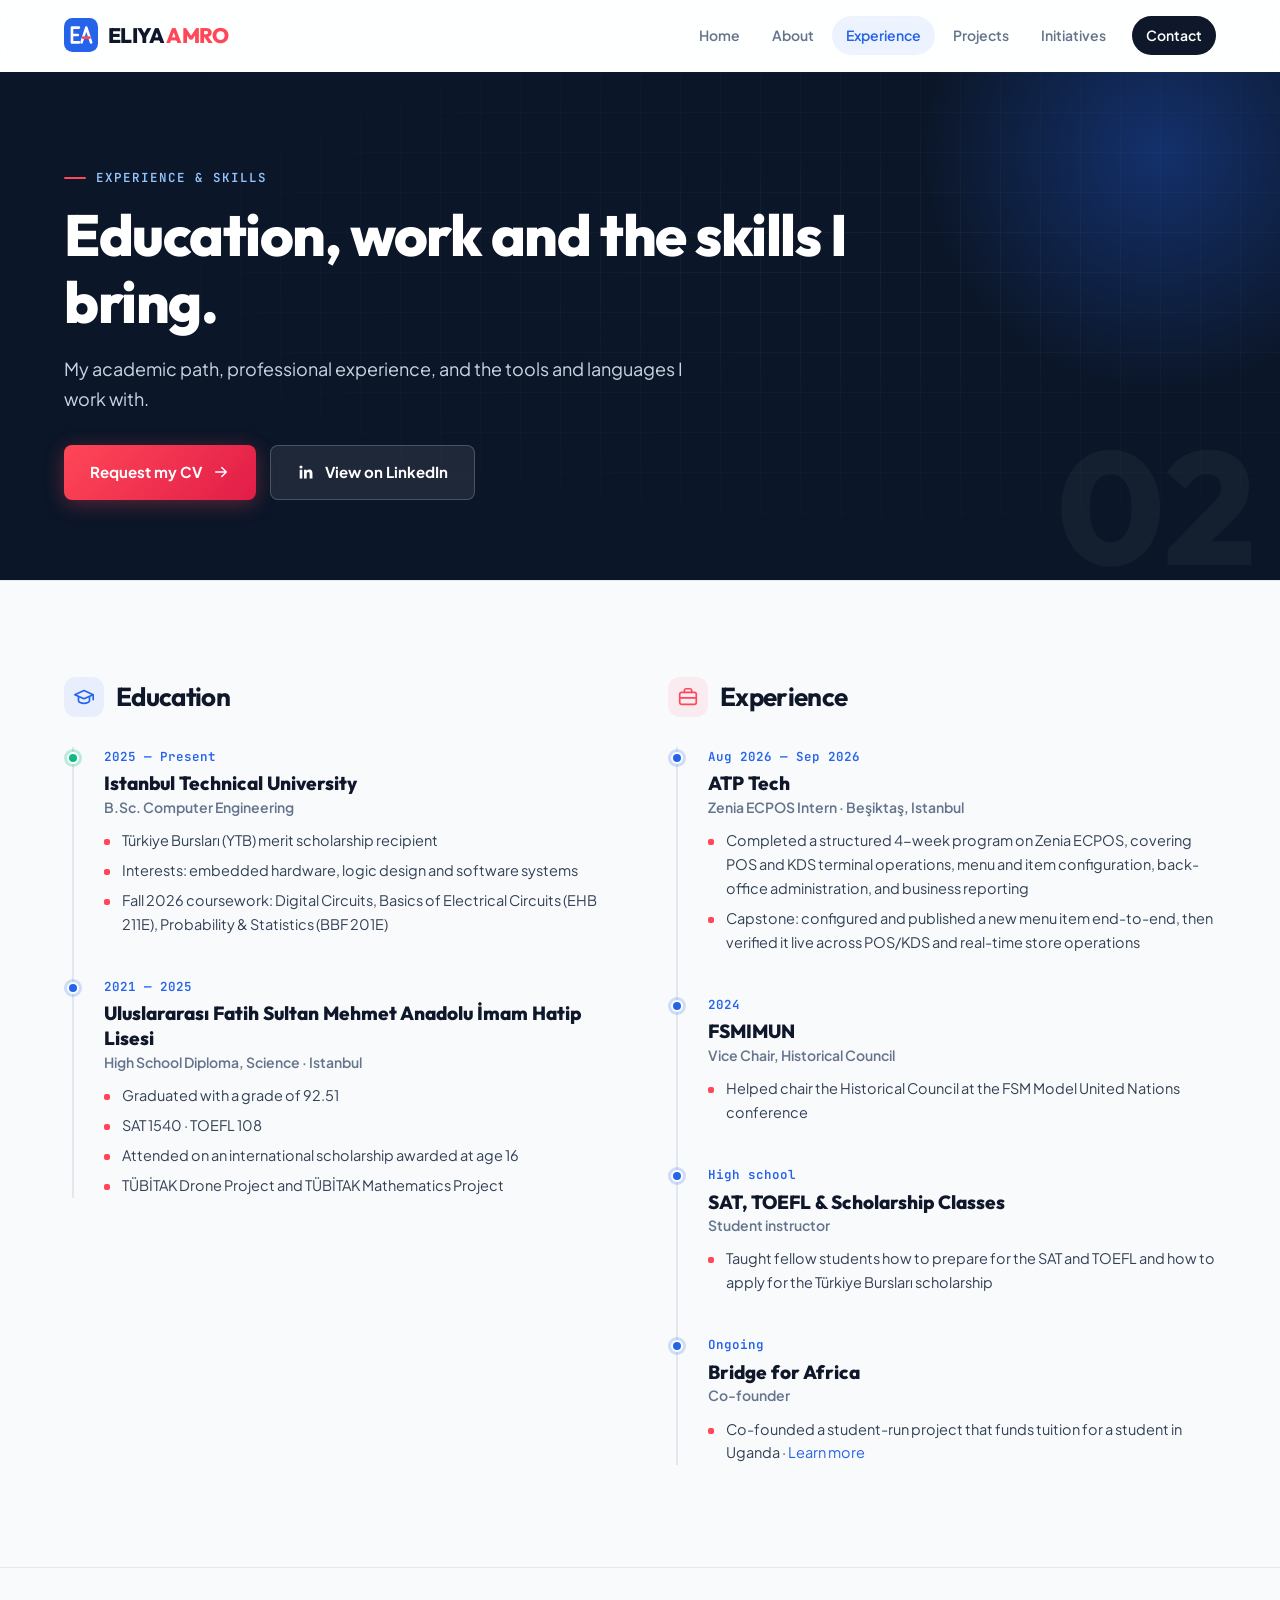
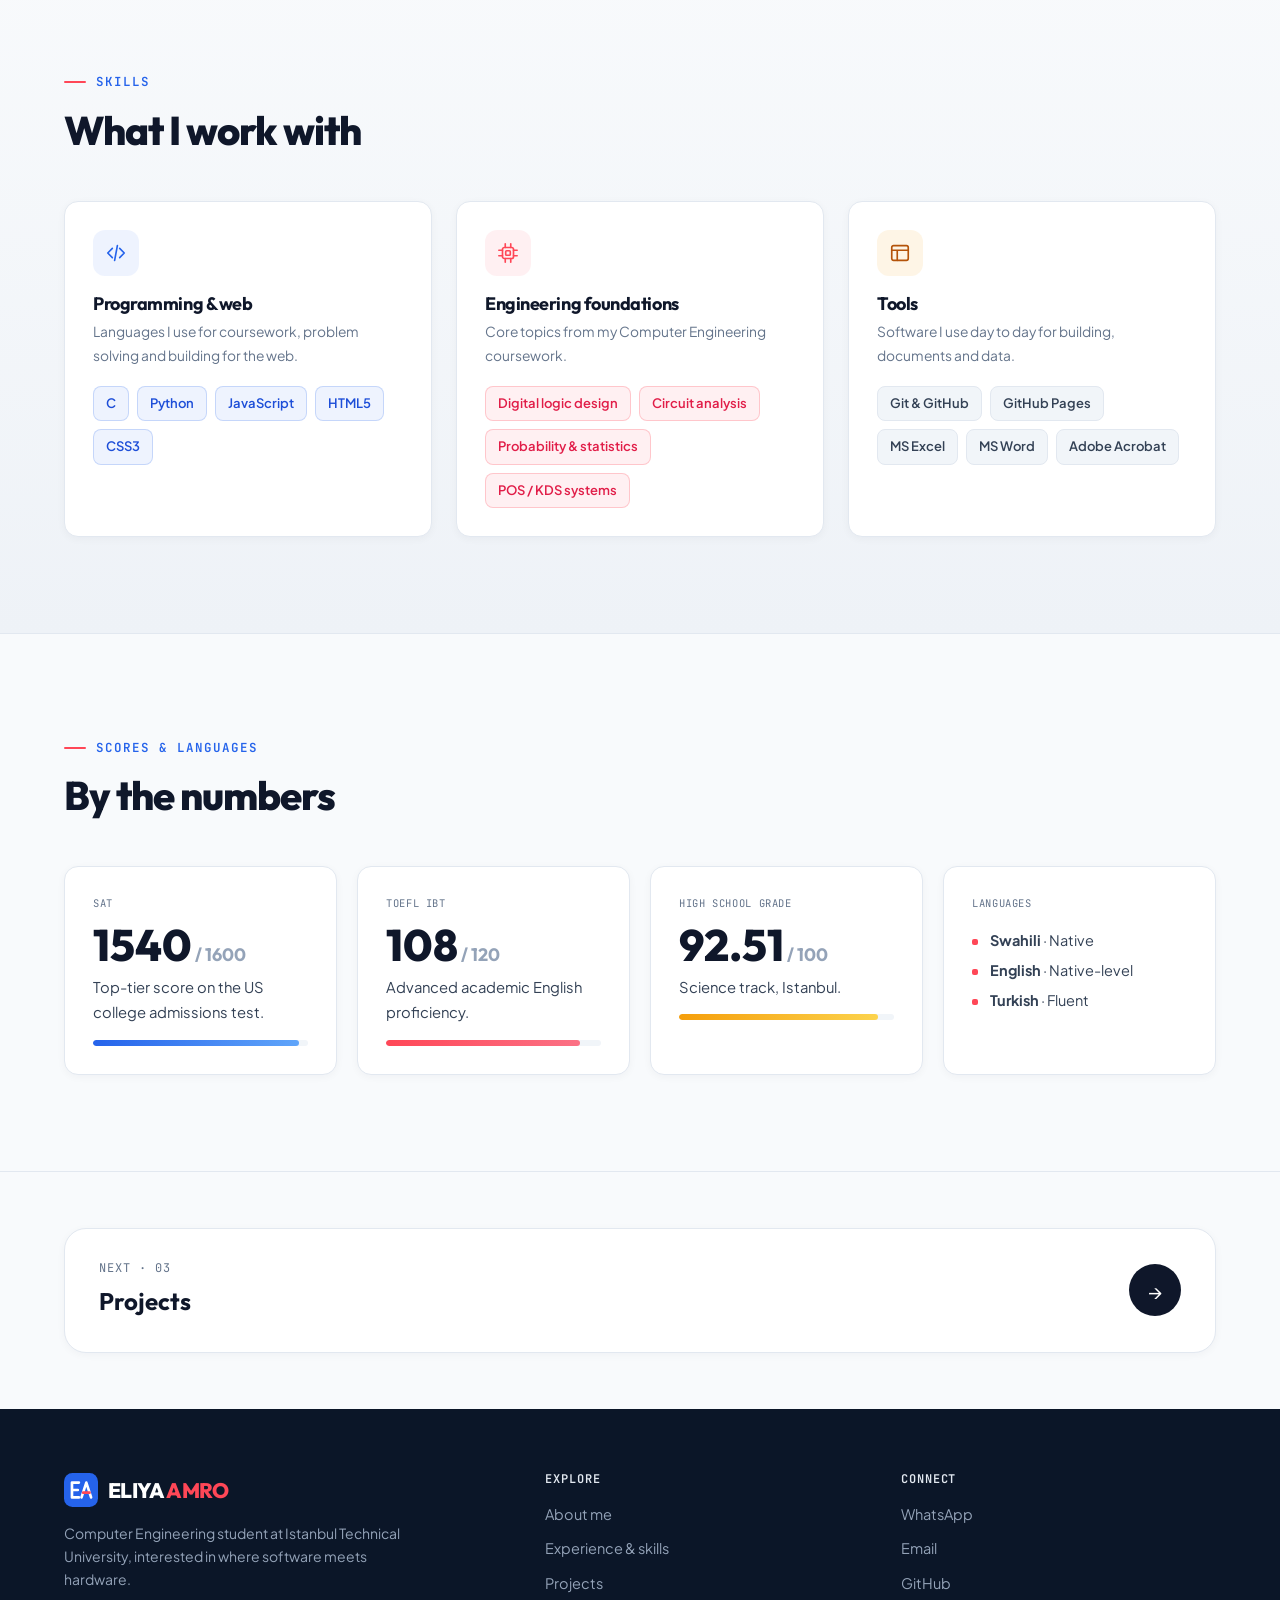
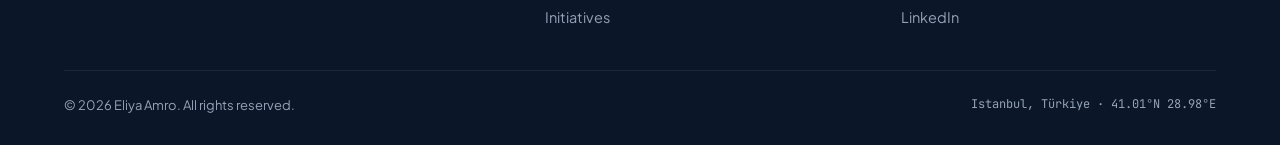
<file: experience.html>
<!DOCTYPE html>
<html lang="en" class="no-js">
<head>
<meta charset="UTF-8">
<meta name="viewport" content="width=device-width, initial-scale=1.0">
<title>Experience & Skills | Eliya Amro</title>
<meta name="description" content="Education at Istanbul Technical University, internship experience at ATP Tech, technical skills, test scores and leadership.">
<meta name="author" content="Eliya Amro">
<meta name="theme-color" content="#0B1628">
<link rel="canonical" href="https://eliyaamro.com/experience.html">
<link rel="icon" href="/favicon.ico" sizes="any">
<link rel="icon" type="image/png" sizes="48x48" href="/favicon-48.png">
<link rel="icon" type="image/png" sizes="192x192" href="/favicon-192.png">
<link rel="icon" type="image/svg+xml" href="/logo.svg">
<link rel="apple-touch-icon" href="/apple-touch-icon.png">
<meta property="og:title" content="Experience & Skills | Eliya Amro">
<meta property="og:description" content="Education at Istanbul Technical University, internship experience at ATP Tech, technical skills, test scores and leadership.">
<meta property="og:type" content="website">
<meta property="og:url" content="https://eliyaamro.com/experience.html">
<meta property="og:image" content="https://eliyaamro.com/og-image.jpg">
<meta name="twitter:card" content="summary_large_image">
<link rel="preconnect" href="https://fonts.googleapis.com">
<link rel="preconnect" href="https://fonts.gstatic.com" crossorigin>
<link href="https://fonts.googleapis.com/css2?family=Outfit:wght@500;600;700;800&family=Plus+Jakarta+Sans:wght@400;500;600;700&family=JetBrains+Mono:wght@500;600&display=swap" rel="stylesheet">
<link rel="stylesheet" href="style.css">
</head>
<body>
<a class="skip-link" href="#main">Skip to content</a>

<header class="site-header">
  <nav class="container nav" aria-label="Main">
    <a href="index.html" class="brand" aria-label="Eliya Amro, home">
      <img src="logo.svg" alt="" width="34" height="34">
      <div>ELIYA <span>AMRO</span></div>
    </a>
    <button class="nav-toggle" type="button" aria-expanded="false" aria-controls="nav-links" aria-label="Toggle menu">
      <span></span><span></span><span></span>
    </button>
    <ul class="nav-links" id="nav-links">
      <li><a href="index.html">Home</a></li>
      <li><a href="about.html">About</a></li>
      <li><a href="experience.html" aria-current="page">Experience</a></li>
      <li><a href="projects.html">Projects</a></li>
      <li><a href="initiatives.html">Initiatives</a></li>
      <li><a class="nav-cta" href="contact.html">Contact</a></li>
    </ul>
  </nav>
</header>

<main id="main">
<section class="page-hero">
  <div class="container">
    <div class="eyebrow">Experience &amp; skills</div>
    <h1>Education, work and the skills I bring.</h1>
    <p>My academic path, professional experience, and the tools and languages I work with.</p>
    <div style="margin-top:30px; display:flex; gap:14px; flex-wrap:wrap;">
      <a class="btn btn-primary" href="contact.html">Request my CV <svg viewBox="0 0 24 24" fill="none" stroke="currentColor" stroke-width="2" stroke-linecap="round" stroke-linejoin="round"><path d="M5 12h14M13 6l6 6-6 6"/></svg></a>
      <a class="btn btn-ghost-light" href="https://tr.linkedin.com/in/eliya-amro-91b619351" target="_blank" rel="noopener"><svg viewBox="0 0 24 24" fill="currentColor"><path d="M20.4 20.5h-3.6v-5.6c0-1.3 0-3-1.8-3s-2.1 1.4-2.1 2.9v5.7H9.4V9h3.4v1.6h.1a3.8 3.8 0 0 1 3.4-1.9c3.6 0 4.3 2.4 4.3 5.5v6.3ZM5.3 7.4a2.1 2.1 0 1 1 0-4.2 2.1 2.1 0 0 1 0 4.2ZM7.1 20.5H3.6V9h3.5v11.5Z"/></svg> View on LinkedIn</a>
    </div>
  </div>
  <div class="page-index" aria-hidden="true">02</div>
</section>

<section>
  <div class="container timeline-grid">
    <div class="timeline-col reveal">
      <h2><span class="card-icon"><svg viewBox="0 0 24 24" fill="none" stroke="currentColor" stroke-width="1.8" stroke-linecap="round" stroke-linejoin="round"><path d="M2 9.5 12 5l10 4.5-10 4.5L2 9.5Z"/><path d="M6 11.5V16c0 1.4 2.7 3 6 3s6-1.6 6-3v-4.5M22 9.5V15"/></svg></span>Education</h2>
      <div class="timeline">
        <div class="t-node current">
          <div class="t-when">2025 — Present</div>
          <div class="t-title">Istanbul Technical University</div>
          <div class="t-sub">B.Sc. Computer Engineering</div>
          <ul class="t-list">
            <li>Türkiye Bursları (YTB) merit scholarship recipient</li>
            <li>Interests: embedded hardware, logic design and software systems</li>
            <li>Fall 2026 coursework: Digital Circuits, Basics of Electrical Circuits (EHB 211E), Probability &amp; Statistics (BBF 201E)</li>
          </ul>
        </div>
        <div class="t-node">
          <div class="t-when">2021 — 2025</div>
          <div class="t-title">Uluslararası Fatih Sultan Mehmet Anadolu İmam Hatip Lisesi</div>
          <div class="t-sub">High School Diploma, Science · Istanbul</div>
          <ul class="t-list">
            <li>Graduated with a grade of 92.51</li>
            <li>SAT 1540 · TOEFL 108</li>
            <li>Attended on an international scholarship awarded at age 16</li>
            <li>TÜBİTAK Drone Project and TÜBİTAK Mathematics Project</li>
          </ul>
        </div>
      </div>
    </div>

    <div class="timeline-col reveal">
      <h2><span class="card-icon coral"><svg viewBox="0 0 24 24" fill="none" stroke="currentColor" stroke-width="1.8" stroke-linecap="round" stroke-linejoin="round"><rect x="3" y="7" width="18" height="13" rx="2"/><path d="M8 7V5a2 2 0 0 1 2-2h4a2 2 0 0 1 2 2v2M3 13h18"/></svg></span>Experience</h2>
      <div class="timeline">
        <div class="t-node">
          <div class="t-when">Aug 2026 — Sep 2026</div>
          <div class="t-title">ATP Tech</div>
          <div class="t-sub">Zenia ECPOS Intern · Beşiktaş, Istanbul</div>
          <ul class="t-list">
            <li>Completed a structured 4-week program on Zenia ECPOS, covering POS and KDS terminal operations, menu and item configuration, back-office administration, and business reporting</li>
            <li>Capstone: configured and published a new menu item end-to-end, then verified it live across POS/KDS and real-time store operations</li>
          </ul>
        </div>
        <div class="t-node">
          <div class="t-when">2024</div>
          <div class="t-title">FSMIMUN</div>
          <div class="t-sub">Vice Chair, Historical Council</div>
          <ul class="t-list">
            <li>Helped chair the Historical Council at the FSM Model United Nations conference</li>
          </ul>
        </div>
        <div class="t-node">
          <div class="t-when">High school</div>
          <div class="t-title">SAT, TOEFL &amp; Scholarship Classes</div>
          <div class="t-sub">Student instructor</div>
          <ul class="t-list">
            <li>Taught fellow students how to prepare for the SAT and TOEFL and how to apply for the Türkiye Bursları scholarship</li>
          </ul>
        </div>
        <div class="t-node">
          <div class="t-when">Ongoing</div>
          <div class="t-title">Bridge for Africa</div>
          <div class="t-sub">Co-founder</div>
          <ul class="t-list">
            <li>Co-founded a student-run project that funds tuition for a student in Uganda · <a href="initiatives.html">Learn more</a></li>
          </ul>
        </div>
      </div>
    </div>
  </div>
</section>

<section class="section-alt">
  <div class="container">
    <div class="section-head reveal">
      <div class="eyebrow">Skills</div>
      <h2 class="section-title">What I work with</h2>
    </div>
    <div class="grid-3">
      <div class="card skill-card reveal">
        <div class="card-icon"><svg viewBox="0 0 24 24" fill="none" stroke="currentColor" stroke-width="1.8" stroke-linecap="round" stroke-linejoin="round"><path d="m8 7-5 5 5 5M16 7l5 5-5 5M13.5 4l-3 16"/></svg></div>
        <h3>Programming &amp; web</h3>
        <p class="skill-desc">Languages I use for coursework, problem solving and building for the web.</p>
        <div class="skill-pills">
          <span class="skill-pill">C</span>
          <span class="skill-pill">Python</span>
          <span class="skill-pill">JavaScript</span>
          <span class="skill-pill">HTML5</span>
          <span class="skill-pill">CSS3</span>
        </div>
      </div>
      <div class="card skill-card reveal">
        <div class="card-icon coral"><svg viewBox="0 0 24 24" fill="none" stroke="currentColor" stroke-width="1.8" stroke-linecap="round" stroke-linejoin="round"><rect x="6" y="6" width="12" height="12" rx="2"/><rect x="9.5" y="9.5" width="5" height="5" rx="1"/><path d="M9 2v4M15 2v4M9 18v4M15 18v4M2 9h4M2 15h4M18 9h4M18 15h4"/></svg></div>
        <h3>Engineering foundations</h3>
        <p class="skill-desc">Core topics from my Computer Engineering coursework.</p>
        <div class="skill-pills">
          <span class="skill-pill coral">Digital logic design</span>
          <span class="skill-pill coral">Circuit analysis</span>
          <span class="skill-pill coral">Probability &amp; statistics</span>
          <span class="skill-pill coral">POS / KDS systems</span>
        </div>
      </div>
      <div class="card skill-card reveal">
        <div class="card-icon gold"><svg viewBox="0 0 24 24" fill="none" stroke="currentColor" stroke-width="1.8" stroke-linecap="round" stroke-linejoin="round"><rect x="3" y="4" width="18" height="16" rx="2"/><path d="M3 9h18M9 9v11"/></svg></div>
        <h3>Tools</h3>
        <p class="skill-desc">Software I use day to day for building, documents and data.</p>
        <div class="skill-pills">
          <span class="skill-pill neutral">Git &amp; GitHub</span>
          <span class="skill-pill neutral">GitHub Pages</span>
          <span class="skill-pill neutral">MS Excel</span>
          <span class="skill-pill neutral">MS Word</span>
          <span class="skill-pill neutral">Adobe Acrobat</span>
        </div>
      </div>
    </div>
  </div>
</section>

<section>
  <div class="container">
    <div class="section-head reveal">
      <div class="eyebrow">Scores &amp; languages</div>
      <h2 class="section-title">By the numbers</h2>
    </div>
    <div class="grid-4">
      <div class="card score-card reveal">
        <div class="stat-label">SAT</div>
        <div class="score">1540<small> / 1600</small></div>
        <p>Top-tier score on the US college admissions test.</p>
        <div class="score-bar"><span style="width:96%"></span></div>
      </div>
      <div class="card score-card coral reveal">
        <div class="stat-label">TOEFL iBT</div>
        <div class="score">108<small> / 120</small></div>
        <p>Advanced academic English proficiency.</p>
        <div class="score-bar"><span style="width:90%"></span></div>
      </div>
      <div class="card score-card gold reveal">
        <div class="stat-label">High school grade</div>
        <div class="score">92.51<small> / 100</small></div>
        <p>Science track, Istanbul.</p>
        <div class="score-bar"><span style="width:92.5%"></span></div>
      </div>
      <div class="card reveal">
        <div class="stat-label">Languages</div>
        <ul class="t-list" style="margin-top:12px;">
          <li><strong>Swahili</strong> · Native</li>
          <li><strong>English</strong> · Native-level</li>
          <li><strong>Turkish</strong> · Fluent</li>
        </ul>
      </div>
    </div>
  </div>
</section>

<section class="section-tight">
  <div class="container">
    <a class="next-page reveal" href="projects.html">
      <div><small>Next · 03</small><strong>Projects</strong></div>
      <span class="arrow-circle">→</span>
    </a>
  </div>
</section>

</main>

<footer class="site-footer">
  <div class="container">
    <div class="footer-grid">
      <div>
        <a href="index.html" class="brand"><img src="logo.svg" alt="" width="34" height="34"><div>ELIYA <span>AMRO</span></div></a>
        <p>Computer Engineering student at Istanbul Technical University, interested in where software meets hardware.</p>
      </div>
      <div>
        <h3>Explore</h3>
        <ul class="footer-links">
          <li><a href="about.html">About me</a></li>
          <li><a href="experience.html">Experience &amp; skills</a></li>
          <li><a href="projects.html">Projects</a></li>
          <li><a href="initiatives.html">Initiatives</a></li>
        </ul>
      </div>
      <div>
        <h3>Connect</h3>
        <ul class="footer-links">
          <li><a href="https://wa.me/905822090660" target="_blank" rel="noopener">WhatsApp</a></li>
          <li><a href="mailto:eliaamro9@gmail.com">Email</a></li>
          <li><a href="https://github.com/itu-itis25-amro25" target="_blank" rel="noopener">GitHub</a></li>
          <li><a href="https://tr.linkedin.com/in/eliya-amro-91b619351" target="_blank" rel="noopener">LinkedIn</a></li>
        </ul>
      </div>
    </div>
    <div class="footer-bottom">
      <span>&copy; <span id="year">2026</span> Eliya Amro. All rights reserved.</span>
      <span class="mono">Istanbul, Türkiye · 41.01°N 28.98°E</span>
    </div>
  </div>
</footer>

<script src="main.js"></script>
</body>
</html>
</file>
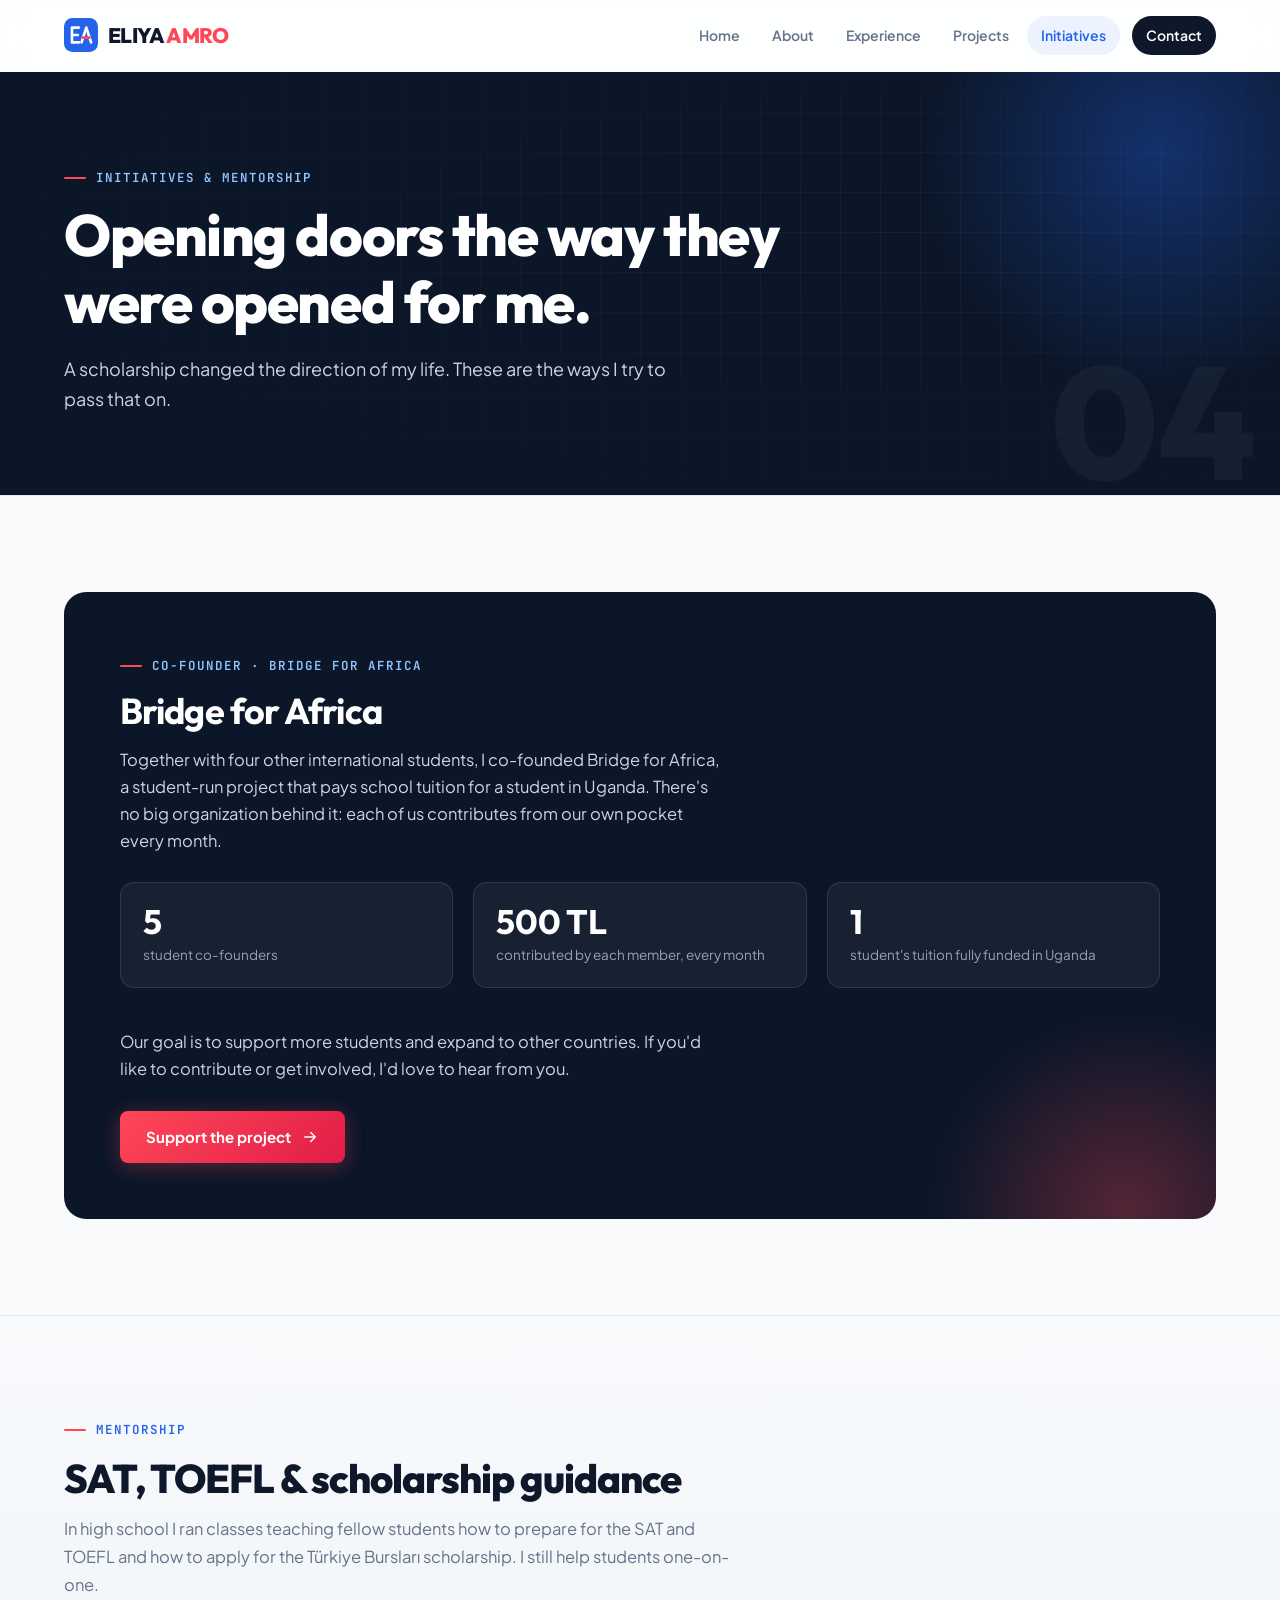
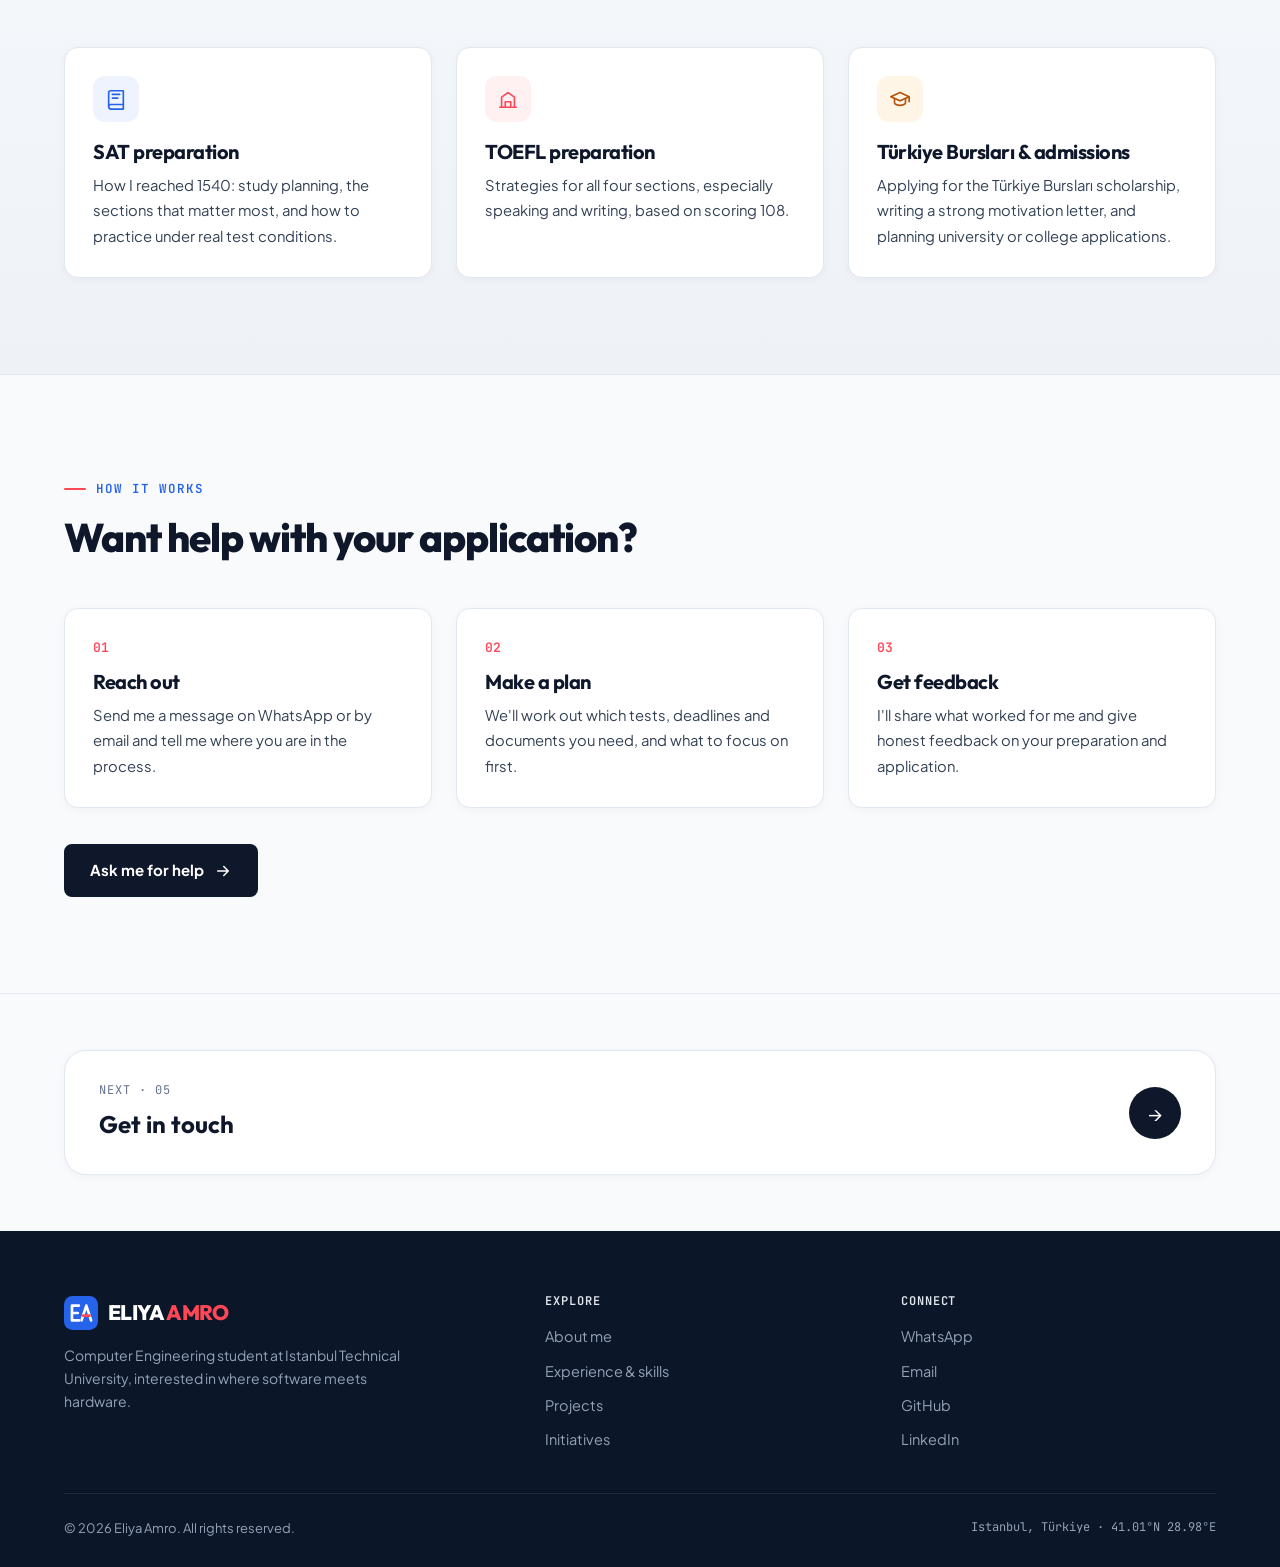
<file: initiatives.html>
<!DOCTYPE html>
<html lang="en" class="no-js">
<head>
<meta charset="UTF-8">
<meta name="viewport" content="width=device-width, initial-scale=1.0">
<title>Initiatives & Mentorship | Eliya Amro</title>
<meta name="description" content="Bridge for Africa, the student-funded tuition project I co-founded, and my SAT, TOEFL and scholarship mentoring.">
<meta name="author" content="Eliya Amro">
<meta name="theme-color" content="#0B1628">
<link rel="canonical" href="https://eliyaamro.com/initiatives.html">
<link rel="icon" href="/favicon.ico" sizes="any">
<link rel="icon" type="image/png" sizes="48x48" href="/favicon-48.png">
<link rel="icon" type="image/png" sizes="192x192" href="/favicon-192.png">
<link rel="icon" type="image/svg+xml" href="/logo.svg">
<link rel="apple-touch-icon" href="/apple-touch-icon.png">
<meta property="og:title" content="Initiatives & Mentorship | Eliya Amro">
<meta property="og:description" content="Bridge for Africa, the student-funded tuition project I co-founded, and my SAT, TOEFL and scholarship mentoring.">
<meta property="og:type" content="website">
<meta property="og:url" content="https://eliyaamro.com/initiatives.html">
<meta property="og:image" content="https://eliyaamro.com/og-image.jpg">
<meta name="twitter:card" content="summary_large_image">
<link rel="preconnect" href="https://fonts.googleapis.com">
<link rel="preconnect" href="https://fonts.gstatic.com" crossorigin>
<link href="https://fonts.googleapis.com/css2?family=Outfit:wght@500;600;700;800&family=Plus+Jakarta+Sans:wght@400;500;600;700&family=JetBrains+Mono:wght@500;600&display=swap" rel="stylesheet">
<link rel="stylesheet" href="style.css">
</head>
<body>
<a class="skip-link" href="#main">Skip to content</a>

<header class="site-header">
  <nav class="container nav" aria-label="Main">
    <a href="index.html" class="brand" aria-label="Eliya Amro, home">
      <img src="logo.svg" alt="" width="34" height="34">
      <div>ELIYA <span>AMRO</span></div>
    </a>
    <button class="nav-toggle" type="button" aria-expanded="false" aria-controls="nav-links" aria-label="Toggle menu">
      <span></span><span></span><span></span>
    </button>
    <ul class="nav-links" id="nav-links">
      <li><a href="index.html">Home</a></li>
      <li><a href="about.html">About</a></li>
      <li><a href="experience.html">Experience</a></li>
      <li><a href="projects.html">Projects</a></li>
      <li><a href="initiatives.html" aria-current="page">Initiatives</a></li>
      <li><a class="nav-cta" href="contact.html">Contact</a></li>
    </ul>
  </nav>
</header>

<main id="main">
<section class="page-hero">
  <div class="container">
    <div class="eyebrow">Initiatives &amp; mentorship</div>
    <h1>Opening doors the way they were opened for me.</h1>
    <p>A scholarship changed the direction of my life. These are the ways I try to pass that on.</p>
  </div>
  <div class="page-index" aria-hidden="true">04</div>
</section>

<section>
  <div class="container">
    <div class="band reveal">
      <div class="eyebrow" style="color:#93C5FD;">Co-founder · Bridge for Africa</div>
      <h2>Bridge for Africa</h2>
      <p>
        Together with four other international students, I co-founded Bridge for Africa, a student-run project that pays school tuition for a student in Uganda. There's no big organization behind it: each of us contributes from our own pocket every month.
      </p>
      <div class="metric-row">
        <div class="metric"><b>5</b><span>student co-founders</span></div>
        <div class="metric"><b>500 TL</b><span>contributed by each member, every month</span></div>
        <div class="metric"><b>1</b><span>student's tuition fully funded in Uganda</span></div>
      </div>
      <p style="margin-bottom:0;">
        Our goal is to support more students and expand to other countries. If you'd like to contribute or get involved, I'd love to hear from you.
      </p>
      <div class="btn-row" style="margin-top:28px;">
        <a class="btn btn-primary" href="contact.html">Support the project <svg viewBox="0 0 24 24" fill="none" stroke="currentColor" stroke-width="2" stroke-linecap="round" stroke-linejoin="round"><path d="M5 12h14M13 6l6 6-6 6"/></svg></a>
      </div>
    </div>
  </div>
</section>

<section class="section-alt">
  <div class="container">
    <div class="section-head reveal">
      <div class="eyebrow">Mentorship</div>
      <h2 class="section-title">SAT, TOEFL &amp; scholarship guidance</h2>
      <p class="section-sub">In high school I ran classes teaching fellow students how to prepare for the SAT and TOEFL and how to apply for the Türkiye Bursları scholarship. I still help students one-on-one.</p>
    </div>
    <div class="grid-3">
      <div class="card hoverable reveal">
        <div class="card-icon"><svg viewBox="0 0 24 24" fill="none" stroke="currentColor" stroke-width="1.8" stroke-linecap="round" stroke-linejoin="round"><path d="M4 5.5A2.5 2.5 0 0 1 6.5 3H20v15H6.5A2.5 2.5 0 0 0 4 20.5v-15Z"/><path d="M4 20.5A2.5 2.5 0 0 0 6.5 23H20v-5M8 7h8M8 11h6"/></svg></div>
        <h3>SAT preparation</h3>
        <p>How I reached 1540: study planning, the sections that matter most, and how to practice under real test conditions.</p>
      </div>
      <div class="card hoverable reveal">
        <div class="card-icon coral"><svg viewBox="0 0 24 24" fill="none" stroke="currentColor" stroke-width="1.8" stroke-linecap="round" stroke-linejoin="round"><path d="M3 21h18M5 21V10l7-5 7 5v11M9 21v-6h6v6"/></svg></div>
        <h3>TOEFL preparation</h3>
        <p>Strategies for all four sections, especially speaking and writing, based on scoring 108.</p>
      </div>
      <div class="card hoverable reveal">
        <div class="card-icon gold"><svg viewBox="0 0 24 24" fill="none" stroke="currentColor" stroke-width="1.8" stroke-linecap="round" stroke-linejoin="round"><path d="M2 9.5 12 5l10 4.5-10 4.5L2 9.5Z"/><path d="M6 11.5V16c0 1.4 2.7 3 6 3s6-1.6 6-3v-4.5M22 9.5V15"/></svg></div>
        <h3>Türkiye Bursları &amp; admissions</h3>
        <p>Applying for the Türkiye Bursları scholarship, writing a strong motivation letter, and planning university or college applications.</p>
      </div>
    </div>
  </div>
</section>

<section>
  <div class="container">
    <div class="section-head reveal">
      <div class="eyebrow">How it works</div>
      <h2 class="section-title">Want help with your application?</h2>
    </div>
    <div class="steps">
      <div class="card step reveal">
        <h3>Reach out</h3>
        <p>Send me a message on WhatsApp or by email and tell me where you are in the process.</p>
      </div>
      <div class="card step reveal">
        <h3>Make a plan</h3>
        <p>We'll work out which tests, deadlines and documents you need, and what to focus on first.</p>
      </div>
      <div class="card step reveal">
        <h3>Get feedback</h3>
        <p>I'll share what worked for me and give honest feedback on your preparation and application.</p>
      </div>
    </div>
    <div style="margin-top:36px;" class="reveal">
      <a class="btn btn-dark" href="contact.html">Ask me for help <svg viewBox="0 0 24 24" fill="none" stroke="currentColor" stroke-width="2" stroke-linecap="round" stroke-linejoin="round"><path d="M5 12h14M13 6l6 6-6 6"/></svg></a>
    </div>
  </div>
</section>

<section class="section-tight">
  <div class="container">
    <a class="next-page reveal" href="contact.html">
      <div><small>Next · 05</small><strong>Get in touch</strong></div>
      <span class="arrow-circle">→</span>
    </a>
  </div>
</section>

</main>

<footer class="site-footer">
  <div class="container">
    <div class="footer-grid">
      <div>
        <a href="index.html" class="brand"><img src="logo.svg" alt="" width="34" height="34"><div>ELIYA <span>AMRO</span></div></a>
        <p>Computer Engineering student at Istanbul Technical University, interested in where software meets hardware.</p>
      </div>
      <div>
        <h3>Explore</h3>
        <ul class="footer-links">
          <li><a href="about.html">About me</a></li>
          <li><a href="experience.html">Experience &amp; skills</a></li>
          <li><a href="projects.html">Projects</a></li>
          <li><a href="initiatives.html">Initiatives</a></li>
        </ul>
      </div>
      <div>
        <h3>Connect</h3>
        <ul class="footer-links">
          <li><a href="https://wa.me/905822090660" target="_blank" rel="noopener">WhatsApp</a></li>
          <li><a href="mailto:eliaamro9@gmail.com">Email</a></li>
          <li><a href="https://github.com/itu-itis25-amro25" target="_blank" rel="noopener">GitHub</a></li>
          <li><a href="https://tr.linkedin.com/in/eliya-amro-91b619351" target="_blank" rel="noopener">LinkedIn</a></li>
        </ul>
      </div>
    </div>
    <div class="footer-bottom">
      <span>&copy; <span id="year">2026</span> Eliya Amro. All rights reserved.</span>
      <span class="mono">Istanbul, Türkiye · 41.01°N 28.98°E</span>
    </div>
  </div>
</footer>

<script src="main.js"></script>
</body>
</html>
</file>
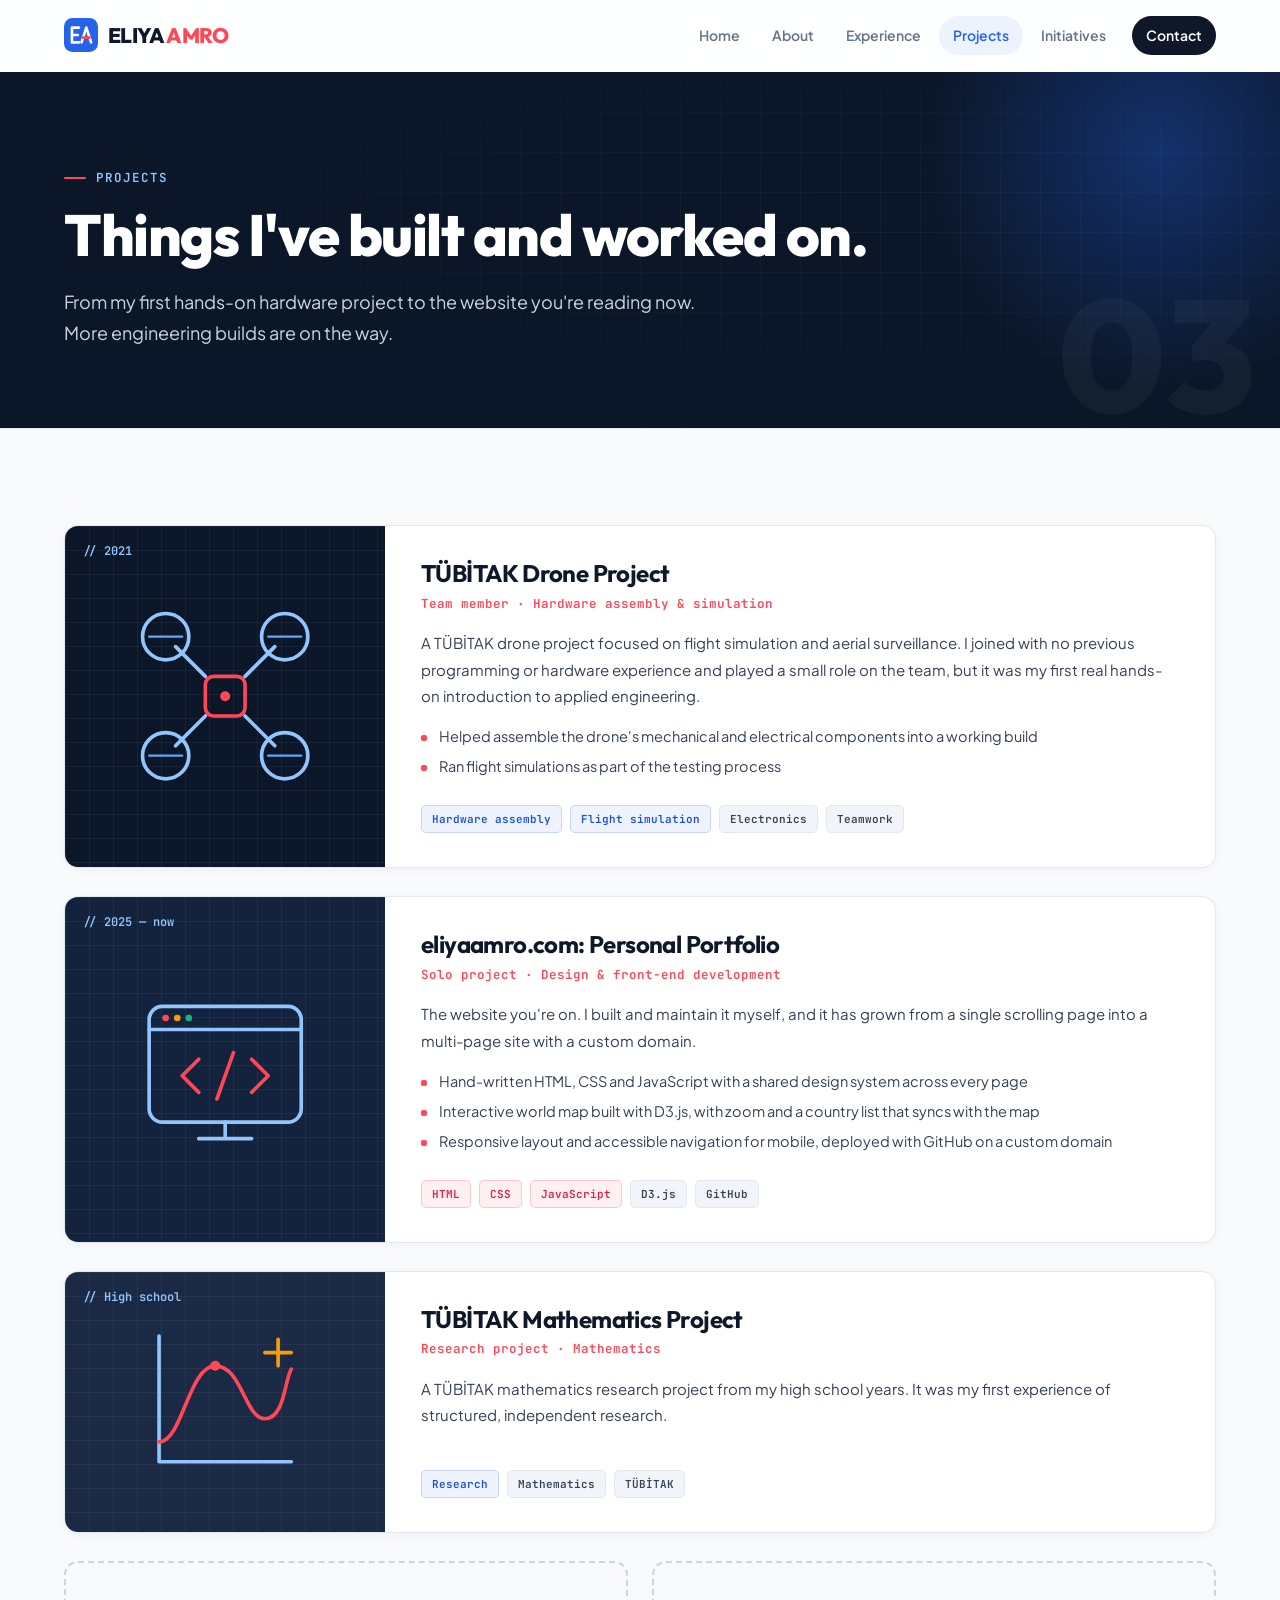
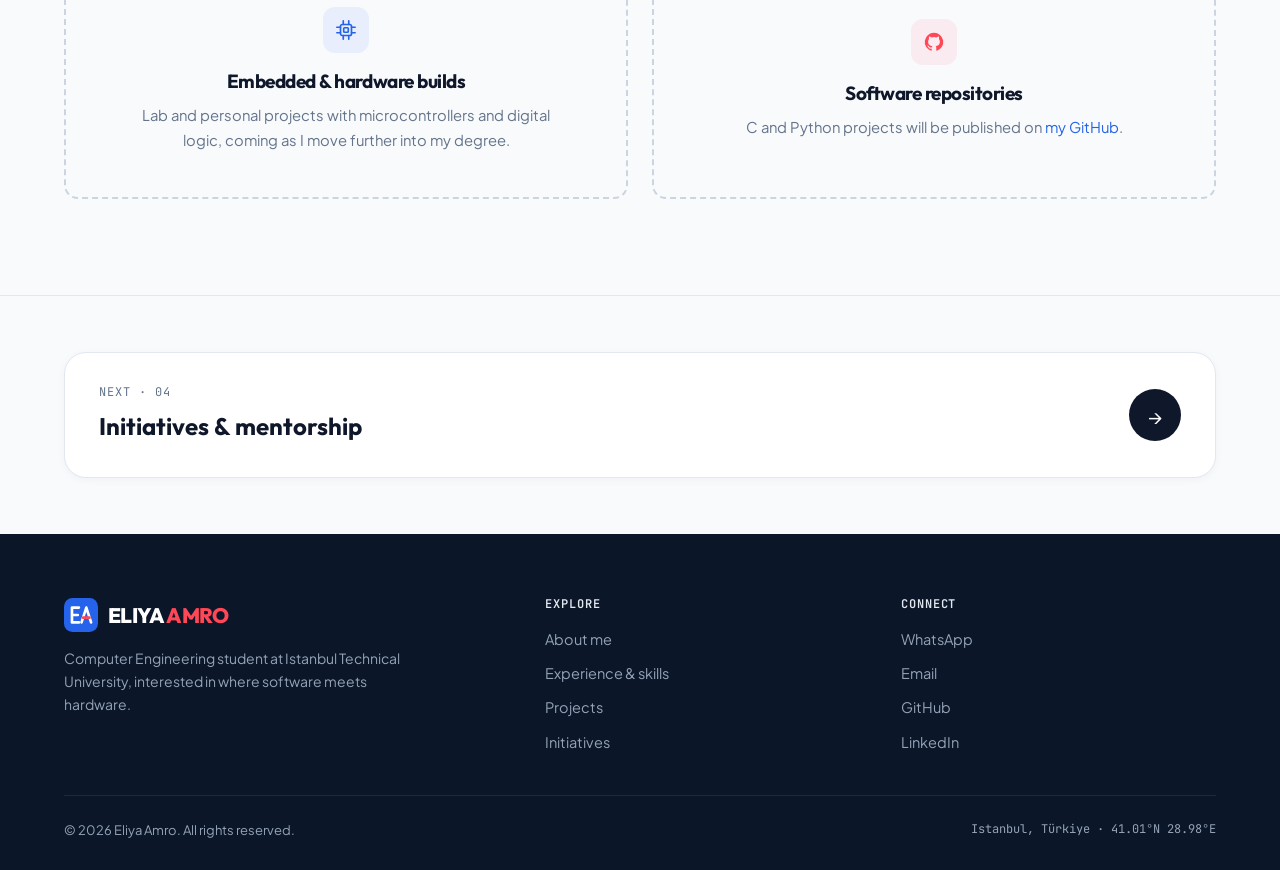
<file: projects.html>
<!DOCTYPE html>
<html lang="en" class="no-js">
<head>
<meta charset="UTF-8">
<meta name="viewport" content="width=device-width, initial-scale=1.0">
<title>Projects | Eliya Amro</title>
<meta name="description" content="Engineering and research projects by Eliya Amro, from the TÜBİTAK drone project to this website.">
<meta name="author" content="Eliya Amro">
<meta name="theme-color" content="#0B1628">
<link rel="canonical" href="https://eliyaamro.com/projects.html">
<link rel="icon" href="/favicon.ico" sizes="any">
<link rel="icon" type="image/png" sizes="48x48" href="/favicon-48.png">
<link rel="icon" type="image/png" sizes="192x192" href="/favicon-192.png">
<link rel="icon" type="image/svg+xml" href="/logo.svg">
<link rel="apple-touch-icon" href="/apple-touch-icon.png">
<meta property="og:title" content="Projects | Eliya Amro">
<meta property="og:description" content="Engineering and research projects by Eliya Amro, from the TÜBİTAK drone project to this website.">
<meta property="og:type" content="website">
<meta property="og:url" content="https://eliyaamro.com/projects.html">
<meta property="og:image" content="https://eliyaamro.com/og-image.jpg">
<meta name="twitter:card" content="summary_large_image">
<link rel="preconnect" href="https://fonts.googleapis.com">
<link rel="preconnect" href="https://fonts.gstatic.com" crossorigin>
<link href="https://fonts.googleapis.com/css2?family=Outfit:wght@500;600;700;800&family=Plus+Jakarta+Sans:wght@400;500;600;700&family=JetBrains+Mono:wght@500;600&display=swap" rel="stylesheet">
<link rel="stylesheet" href="style.css">
</head>
<body>
<a class="skip-link" href="#main">Skip to content</a>

<header class="site-header">
  <nav class="container nav" aria-label="Main">
    <a href="index.html" class="brand" aria-label="Eliya Amro, home">
      <img src="logo.svg" alt="" width="34" height="34">
      <div>ELIYA <span>AMRO</span></div>
    </a>
    <button class="nav-toggle" type="button" aria-expanded="false" aria-controls="nav-links" aria-label="Toggle menu">
      <span></span><span></span><span></span>
    </button>
    <ul class="nav-links" id="nav-links">
      <li><a href="index.html">Home</a></li>
      <li><a href="about.html">About</a></li>
      <li><a href="experience.html">Experience</a></li>
      <li><a href="projects.html" aria-current="page">Projects</a></li>
      <li><a href="initiatives.html">Initiatives</a></li>
      <li><a class="nav-cta" href="contact.html">Contact</a></li>
    </ul>
  </nav>
</header>

<main id="main">
<section class="page-hero">
  <div class="container">
    <div class="eyebrow">Projects</div>
    <h1>Things I've built and worked on.</h1>
    <p>From my first hands-on hardware project to the website you're reading now. More engineering builds are on the way.</p>
  </div>
  <div class="page-index" aria-hidden="true">03</div>
</section>

<section>
  <div class="container">

    <article class="card project reveal">
      <div class="project-visual">
        <span class="pv-year">// 2021</span>
        <svg viewBox="0 0 120 120" fill="none" stroke="#93C5FD" stroke-width="2.2" stroke-linecap="round" stroke-linejoin="round" aria-hidden="true">
          <rect x="48" y="48" width="24" height="24" rx="5" stroke="#FF4757"/>
          <path d="M48 48 30 30M72 48l18-18M48 72 30 90M72 72l18 18"/>
          <circle cx="24" cy="24" r="14"/><circle cx="96" cy="24" r="14"/><circle cx="24" cy="96" r="14"/><circle cx="96" cy="96" r="14"/>
          <path d="M14 24h20M86 24h20M14 96h20M86 96h20" stroke="#60A5FA" stroke-width="1.4"/>
          <circle cx="60" cy="60" r="3" fill="#FF4757" stroke="none"/>
        </svg>
      </div>
      <div class="project-body">
        <h3>TÜBİTAK Drone Project</h3>
        <div class="project-role">Team member · Hardware assembly &amp; simulation</div>
        <p>
          A TÜBİTAK drone project focused on flight simulation and aerial surveillance. I joined with no previous programming or hardware experience and played a small role on the team, but it was my first real hands-on introduction to applied engineering.
        </p>
        <ul class="t-list">
          <li>Helped assemble the drone's mechanical and electrical components into a working build</li>
          <li>Ran flight simulations as part of the testing process</li>
        </ul>
        <div class="tag-group">
          <span class="tag blue">Hardware assembly</span>
          <span class="tag blue">Flight simulation</span>
          <span class="tag">Electronics</span>
          <span class="tag">Teamwork</span>
        </div>
      </div>
    </article>

    <article class="card project reveal">
      <div class="project-visual" style="background:#13233D;">
        <span class="pv-year">// 2025 — now</span>
        <svg viewBox="0 0 120 120" fill="none" stroke="#93C5FD" stroke-width="2.2" stroke-linecap="round" stroke-linejoin="round" aria-hidden="true">
          <rect x="14" y="22" width="92" height="70" rx="8"/>
          <path d="M14 36h92"/>
          <circle cx="24" cy="29" r="2" fill="#FF4757" stroke="none"/><circle cx="31" cy="29" r="2" fill="#F59E0B" stroke="none"/><circle cx="38" cy="29" r="2" fill="#10B981" stroke="none"/>
          <path d="m44 54-10 10 10 10M76 54l10 10-10 10M65 50l-10 28" stroke="#FF4757"/>
          <path d="M44 102h32M60 92v10"/>
        </svg>
      </div>
      <div class="project-body">
        <h3>eliyaamro.com: Personal Portfolio</h3>
        <div class="project-role">Solo project · Design &amp; front-end development</div>
        <p>
          The website you're on. I built and maintain it myself, and it has grown from a single scrolling page into a multi-page site with a custom domain.
        </p>
        <ul class="t-list">
          <li>Hand-written HTML, CSS and JavaScript with a shared design system across every page</li>
          <li>Interactive world map built with D3.js, with zoom and a country list that syncs with the map</li>
          <li>Responsive layout and accessible navigation for mobile, deployed with GitHub on a custom domain</li>
        </ul>
        <div class="tag-group">
          <span class="tag coral">HTML</span>
          <span class="tag coral">CSS</span>
          <span class="tag coral">JavaScript</span>
          <span class="tag">D3.js</span>
          <span class="tag">GitHub</span>
        </div>
      </div>
    </article>

    <article class="card project reveal">
      <div class="project-visual" style="background:#1B2A44;">
        <span class="pv-year">// High school</span>
        <svg viewBox="0 0 120 120" fill="none" stroke="#93C5FD" stroke-width="2.2" stroke-linecap="round" stroke-linejoin="round" aria-hidden="true">
          <path d="M20 96V20M20 96h80" />
          <path d="M20 84c14 0 18-46 34-46s18 32 30 32 12-24 16-30" stroke="#FF4757"/>
          <path d="M84 30h16M92 22v16" stroke="#F59E0B"/>
          <circle cx="54" cy="38" r="3" fill="#FF4757" stroke="none"/>
        </svg>
      </div>
      <div class="project-body">
        <h3>TÜBİTAK Mathematics Project</h3>
        <div class="project-role">Research project · Mathematics</div>
        <p>
          A TÜBİTAK mathematics research project from my high school years. It was my first experience of structured, independent research.
        </p>
        <div class="tag-group">
          <span class="tag blue">Research</span>
          <span class="tag">Mathematics</span>
          <span class="tag">TÜBİTAK</span>
        </div>
      </div>
    </article>

    <div class="grid-2" style="margin-top:28px;">
      <div class="card placeholder-card reveal">
        <div class="card-icon"><svg viewBox="0 0 24 24" fill="none" stroke="currentColor" stroke-width="1.8" stroke-linecap="round" stroke-linejoin="round"><rect x="6" y="6" width="12" height="12" rx="2"/><rect x="9.5" y="9.5" width="5" height="5" rx="1"/><path d="M9 2v4M15 2v4M9 18v4M15 18v4M2 9h4M2 15h4M18 9h4M18 15h4"/></svg></div>
        <h3>Embedded &amp; hardware builds</h3>
        <p>Lab and personal projects with microcontrollers and digital logic, coming as I move further into my degree.</p>
      </div>
      <div class="card placeholder-card reveal">
        <div class="card-icon coral"><svg viewBox="0 0 24 24" fill="currentColor"><path d="M12 2a10 10 0 0 0-3.2 19.5c.5.1.7-.2.7-.5v-1.7c-2.8.6-3.4-1.3-3.4-1.3-.4-1.2-1.1-1.5-1.1-1.5-.9-.6.1-.6.1-.6 1 .1 1.5 1 1.5 1 .9 1.6 2.4 1.1 3 .9.1-.7.4-1.1.6-1.4-2.2-.3-4.6-1.1-4.6-5a3.9 3.9 0 0 1 1-2.7c-.1-.3-.5-1.3.1-2.7 0 0 .8-.3 2.8 1a9.6 9.6 0 0 1 5 0c1.9-1.3 2.8-1 2.8-1 .5 1.4.2 2.4.1 2.7a3.9 3.9 0 0 1 1 2.7c0 3.9-2.3 4.7-4.6 4.9.4.3.7.9.7 1.9V21c0 .3.2.6.7.5A10 10 0 0 0 12 2Z"/></svg></div>
        <h3>Software repositories</h3>
        <p>C and Python projects will be published on <a href="https://github.com/itu-itis25-amro25" target="_blank" rel="noopener">my GitHub</a>.</p>
      </div>
    </div>
  </div>
</section>

<section class="section-tight">
  <div class="container">
    <a class="next-page reveal" href="initiatives.html">
      <div><small>Next · 04</small><strong>Initiatives &amp; mentorship</strong></div>
      <span class="arrow-circle">→</span>
    </a>
  </div>
</section>

</main>

<footer class="site-footer">
  <div class="container">
    <div class="footer-grid">
      <div>
        <a href="index.html" class="brand"><img src="logo.svg" alt="" width="34" height="34"><div>ELIYA <span>AMRO</span></div></a>
        <p>Computer Engineering student at Istanbul Technical University, interested in where software meets hardware.</p>
      </div>
      <div>
        <h3>Explore</h3>
        <ul class="footer-links">
          <li><a href="about.html">About me</a></li>
          <li><a href="experience.html">Experience &amp; skills</a></li>
          <li><a href="projects.html">Projects</a></li>
          <li><a href="initiatives.html">Initiatives</a></li>
        </ul>
      </div>
      <div>
        <h3>Connect</h3>
        <ul class="footer-links">
          <li><a href="https://wa.me/905822090660" target="_blank" rel="noopener">WhatsApp</a></li>
          <li><a href="mailto:eliaamro9@gmail.com">Email</a></li>
          <li><a href="https://github.com/itu-itis25-amro25" target="_blank" rel="noopener">GitHub</a></li>
          <li><a href="https://tr.linkedin.com/in/eliya-amro-91b619351" target="_blank" rel="noopener">LinkedIn</a></li>
        </ul>
      </div>
    </div>
    <div class="footer-bottom">
      <span>&copy; <span id="year">2026</span> Eliya Amro. All rights reserved.</span>
      <span class="mono">Istanbul, Türkiye · 41.01°N 28.98°E</span>
    </div>
  </div>
</footer>

<script src="main.js"></script>
</body>
</html>
</file>
<file: style.css>
/* =========================================================
   Eliya Amro — Portfolio
   Shared stylesheet for all pages
   ========================================================= */

:root {
  --bg-page: #F8FAFC;
  --bg-card: #FFFFFF;
  --bg-card-alt: #F1F5F9;
  --navy: #0B1628;
  --navy-2: #13233D;
  --border: #E2E8F0;
  --border-hover: #CBD5E1;
  --blue: #2563EB;
  --blue-dark: #1D4ED8;
  --blue-soft: rgba(37, 99, 235, 0.08);
  --coral: #FF4757;
  --coral-dark: #E11D48;
  --coral-soft: rgba(255, 71, 87, 0.08);
  --gold: #F59E0B;
  --emerald: #10B981;
  --text-dark: #0F172A;
  --text: #334155;
  --text-muted: #64748B;
  --text-light: #94A3B8;
  --radius-sm: 8px;
  --radius-md: 14px;
  --radius-lg: 22px;
  --shadow-sm: 0 2px 8px rgba(15, 23, 42, 0.04);
  --shadow-md: 0 10px 30px -5px rgba(15, 23, 42, 0.07), 0 4px 12px -2px rgba(15, 23, 42, 0.03);
  --shadow-lg: 0 24px 48px -12px rgba(15, 23, 42, 0.12);
  --font-display: 'Outfit', system-ui, sans-serif;
  --font-body: 'Plus Jakarta Sans', system-ui, sans-serif;
  --font-mono: 'JetBrains Mono', ui-monospace, monospace;
  --header-h: 72px;
}

*, *::before, *::after { margin: 0; padding: 0; box-sizing: border-box; }

html { scroll-behavior: smooth; font-size: 16px; scroll-padding-top: calc(var(--header-h) + 16px); }

body {
  background: var(--bg-page);
  color: var(--text);
  font-family: var(--font-body);
  line-height: 1.65;
  -webkit-font-smoothing: antialiased;
  overflow-x: hidden;
}

img { max-width: 100%; display: block; }

h1, h2, h3, h4 {
  font-family: var(--font-display);
  color: var(--text-dark);
  letter-spacing: -0.025em;
  line-height: 1.15;
}

a { color: var(--blue); text-decoration: none; transition: color .2s ease; }
a:hover { color: var(--blue-dark); }

:focus-visible { outline: 3px solid rgba(37, 99, 235, .45); outline-offset: 3px; border-radius: 4px; }

.container { max-width: 1200px; margin: 0 auto; padding: 0 24px; }

.skip-link {
  position: absolute; left: 16px; top: -60px; z-index: 200;
  background: var(--text-dark); color: #fff; padding: 10px 16px; border-radius: var(--radius-sm);
}
.skip-link:focus { top: 12px; color: #fff; }

/* ---------- Header / Navigation ---------- */
.site-header {
  position: fixed; inset: 0 0 auto 0; z-index: 100;
  height: var(--header-h);
  background: rgba(255, 255, 255, 0.86);
  backdrop-filter: blur(16px); -webkit-backdrop-filter: blur(16px);
  border-bottom: 1px solid transparent;
  transition: border-color .3s ease, box-shadow .3s ease;
}
.site-header.scrolled { border-bottom-color: var(--border); box-shadow: var(--shadow-sm); }

.nav { height: 100%; display: flex; align-items: center; justify-content: space-between; gap: 24px; }

.brand {
  display: inline-flex; align-items: center; gap: 10px;
  font-family: var(--font-display); font-size: 21px; font-weight: 800;
  color: var(--text-dark); letter-spacing: -0.03em;
}
.brand:hover { color: var(--text-dark); }
.brand span { color: var(--coral); }
.brand img { width: 34px; height: 34px; }

.nav-links { display: flex; align-items: center; gap: 4px; list-style: none; }
.nav-links a {
  display: block; padding: 8px 14px; border-radius: 99px;
  font-size: 14px; font-weight: 600; color: var(--text-muted);
  transition: color .2s ease, background .2s ease;
}
.nav-links a:hover { color: var(--text-dark); background: var(--bg-card-alt); }
.nav-links a[aria-current="page"] { color: var(--blue); background: var(--blue-soft); }
.nav-links .nav-cta {
  margin-left: 8px; color: #fff; background: var(--text-dark);
}
.nav-links .nav-cta:hover, .nav-links .nav-cta[aria-current="page"] { color: #fff; background: var(--blue); }

.nav-toggle {
  display: none; width: 44px; height: 44px; border: 1px solid var(--border);
  background: var(--bg-card); border-radius: var(--radius-sm); cursor: pointer;
  align-items: center; justify-content: center; flex-direction: column; gap: 5px;
}
.nav-toggle span { width: 18px; height: 2px; background: var(--text-dark); border-radius: 2px; transition: transform .25s ease, opacity .25s ease; }
.nav-toggle[aria-expanded="true"] span:nth-child(1) { transform: translateY(7px) rotate(45deg); }
.nav-toggle[aria-expanded="true"] span:nth-child(2) { opacity: 0; }
.nav-toggle[aria-expanded="true"] span:nth-child(3) { transform: translateY(-7px) rotate(-45deg); }

/* ---------- Buttons ---------- */
.btn {
  display: inline-flex; align-items: center; justify-content: center; gap: 10px;
  padding: 14px 26px; border-radius: var(--radius-sm);
  font-family: var(--font-body); font-weight: 700; font-size: 15px;
  cursor: pointer; border: none; transition: transform .2s ease, box-shadow .2s ease, background .2s ease, border-color .2s ease;
}
.btn svg { width: 18px; height: 18px; flex-shrink: 0; }
.btn-primary {
  background: linear-gradient(135deg, var(--coral) 0%, var(--coral-dark) 100%);
  color: #fff; box-shadow: 0 4px 20px rgba(255, 71, 87, .32);
}
.btn-primary:hover { color: #fff; transform: translateY(-2px); box-shadow: 0 8px 28px rgba(255, 71, 87, .45); }
.btn-secondary { background: var(--bg-card); color: var(--text-dark); border: 1px solid var(--border); box-shadow: var(--shadow-sm); }
.btn-secondary:hover { color: var(--text-dark); border-color: var(--border-hover); transform: translateY(-2px); }
.btn-dark { background: var(--text-dark); color: #fff; }
.btn-dark:hover { background: var(--blue); color: #fff; transform: translateY(-2px); }
.btn-ghost-light { background: rgba(255,255,255,.08); color: #fff; border: 1px solid rgba(255,255,255,.2); }
.btn-ghost-light:hover { background: rgba(255,255,255,.16); color: #fff; transform: translateY(-2px); }

.text-link {
  display: inline-flex; align-items: center; gap: 6px;
  font-weight: 700; font-size: 14.5px; color: var(--blue);
}
.text-link::after { content: '→'; transition: transform .2s ease; }
.text-link:hover::after { transform: translateX(4px); }

/* ---------- Common labels ---------- */
.eyebrow {
  display: inline-flex; align-items: center; gap: 10px;
  font-family: var(--font-mono); font-size: 12.5px; font-weight: 600;
  letter-spacing: .08em; text-transform: uppercase; color: var(--blue);
  margin-bottom: 14px;
}
.eyebrow::before { content: ''; width: 22px; height: 2px; background: var(--coral); border-radius: 2px; }

.status-badge {
  display: inline-flex; align-items: center; gap: 10px;
  background: var(--blue-soft); border: 1px solid rgba(37, 99, 235, .2);
  padding: 6px 16px; border-radius: 99px;
  font-family: var(--font-mono); font-size: 12.5px; font-weight: 600; color: var(--blue);
  margin-bottom: 26px;
}
.status-beacon { width: 8px; height: 8px; border-radius: 50%; background: var(--emerald); box-shadow: 0 0 0 0 rgba(16,185,129,.6); animation: pulse 2s infinite; }
@keyframes pulse {
  0% { box-shadow: 0 0 0 0 rgba(16,185,129,.55); }
  70% { box-shadow: 0 0 0 9px rgba(16,185,129,0); }
  100% { box-shadow: 0 0 0 0 rgba(16,185,129,0); }
}

/* ---------- Sections ---------- */
main { padding-top: var(--header-h); }
section { padding: 96px 0; }
section + section { border-top: 1px solid var(--border); }
.section-alt { background: linear-gradient(180deg, #F8FAFC 0%, #EEF2F7 100%); }

.section-head { max-width: 680px; margin-bottom: 48px; }
.section-head.center { margin-left: auto; margin-right: auto; text-align: center; }
.section-head.center .eyebrow { justify-content: center; }
.section-title { font-size: clamp(30px, 4vw, 40px); font-weight: 800; margin-bottom: 14px; }
.section-sub { font-size: 16.5px; color: var(--text-muted); line-height: 1.7; }

/* ---------- Interior page header ---------- */
.page-hero {
  position: relative; overflow: hidden;
  background: var(--navy); color: #CBD5E1;
  padding: 88px 0 80px;
  border-top: none;
}
.page-hero::before {
  content: ''; position: absolute; inset: 0;
  background-image:
    linear-gradient(rgba(148,163,184,.07) 1px, transparent 1px),
    linear-gradient(90deg, rgba(148,163,184,.07) 1px, transparent 1px);
  background-size: 40px 40px;
  mask-image: radial-gradient(ellipse at 70% 40%, #000 0%, transparent 75%);
  -webkit-mask-image: radial-gradient(ellipse at 70% 40%, #000 0%, transparent 75%);
}
.page-hero::after {
  content: ''; position: absolute; width: 520px; height: 520px; right: -140px; top: -180px;
  background: radial-gradient(circle, rgba(37,99,235,.35) 0%, transparent 65%);
}
.page-hero .container { position: relative; z-index: 1; }
.page-hero .eyebrow { color: #93C5FD; }
.page-hero h1 { color: #fff; font-size: clamp(38px, 5.5vw, 58px); font-weight: 800; margin-bottom: 18px; max-width: 820px; }
.page-hero p { font-size: 18px; max-width: 640px; line-height: 1.7; color: #CBD5E1; }
.page-index {
  position: absolute; right: 24px; bottom: -6px;
  font-family: var(--font-display); font-weight: 800; font-size: 160px; line-height: 1;
  color: rgba(255,255,255,.04); pointer-events: none; user-select: none;
}

/* ---------- Home hero ---------- */
.hero { padding: 96px 0 88px; position: relative; overflow: hidden; border-top: none; }
.hero::before {
  content: ''; position: absolute; inset: 0; z-index: -1;
  background:
    radial-gradient(circle at 8% 12%, rgba(37,99,235,.07) 0%, transparent 40%),
    radial-gradient(circle at 92% 30%, rgba(255,71,87,.07) 0%, transparent 42%);
}
.hero-grid { display: grid; grid-template-columns: 1.3fr 1fr; gap: 64px; align-items: center; }
.hero h1 { font-size: clamp(44px, 6.5vw, 70px); font-weight: 800; line-height: 1.02; margin-bottom: 14px; }
.hero .role { font-family: var(--font-display); font-size: clamp(19px, 2.2vw, 24px); font-weight: 600; color: var(--coral); margin-bottom: 24px; }
.hero .lede { font-size: 17px; line-height: 1.8; margin-bottom: 34px; max-width: 620px; }
.hero-actions { display: flex; gap: 14px; flex-wrap: wrap; margin-bottom: 40px; }

.hero-stats { display: grid; grid-template-columns: repeat(3, 1fr); gap: 14px; max-width: 620px; }
.stat-card {
  background: var(--bg-card); border: 1px solid var(--border); border-radius: var(--radius-md);
  padding: 16px 18px; box-shadow: var(--shadow-sm);
}
.stat-label { font-family: var(--font-mono); font-size: 10.5px; letter-spacing: .06em; text-transform: uppercase; color: var(--text-muted); margin-bottom: 4px; }
.stat-value { font-family: var(--font-display); font-size: 17px; font-weight: 700; color: var(--text-dark); }

.portrait-wrap { position: relative; max-width: 440px; justify-self: end; width: 100%; }
.portrait-card {
  position: relative; border-radius: var(--radius-lg); overflow: hidden;
  background: var(--bg-card-alt); border: 1px solid var(--border); box-shadow: var(--shadow-lg);
  aspect-ratio: 4 / 5;
}
.portrait-card img { width: 100%; height: 100%; object-fit: cover; }
.portrait-wrap::before {
  content: ''; position: absolute; inset: 18px -18px -18px 18px; z-index: -1;
  border-radius: var(--radius-lg); border: 2px dashed rgba(37,99,235,.25);
}
.portrait-tag {
  position: absolute; left: -28px; bottom: 36px;
  background: var(--bg-card); border: 1px solid var(--border); border-radius: var(--radius-md);
  padding: 12px 16px; box-shadow: var(--shadow-md);
  display: flex; align-items: center; gap: 12px;
}
.portrait-tag .dot { width: 38px; height: 38px; border-radius: 10px; background: var(--blue-soft); display: grid; place-items: center; font-size: 18px; }
.portrait-tag strong { display: block; font-family: var(--font-display); font-size: 15px; color: var(--text-dark); line-height: 1.2; }
.portrait-tag small { font-family: var(--font-mono); font-size: 11px; color: var(--text-muted); }
.portrait-tag.top { left: auto; right: -24px; top: 32px; bottom: auto; }

/* ---------- Ticker / highlights strip ---------- */
.strip { background: var(--navy); padding: 22px 0; border-top: none; }
.strip + section { border-top: none; }
.strip-list { display: flex; flex-wrap: wrap; justify-content: space-between; gap: 18px 32px; list-style: none; }
.strip-list li { display: flex; align-items: center; gap: 10px; font-family: var(--font-mono); font-size: 12.5px; color: #CBD5E1; letter-spacing: .02em; }
.strip-list li b { color: #fff; font-weight: 600; }
.strip-list li::before { content: ''; width: 6px; height: 6px; border-radius: 2px; background: var(--coral); }

/* ---------- Cards ---------- */
.grid-2 { display: grid; grid-template-columns: repeat(2, 1fr); gap: 24px; }
.grid-3 { display: grid; grid-template-columns: repeat(3, 1fr); gap: 24px; }
.grid-4 { display: grid; grid-template-columns: repeat(4, 1fr); gap: 20px; }

.card {
  position: relative; background: var(--bg-card); border: 1px solid var(--border);
  border-radius: var(--radius-md); padding: 28px; box-shadow: var(--shadow-sm);
  transition: transform .25s ease, box-shadow .25s ease, border-color .25s ease;
  display: flex; flex-direction: column;
}
a.card { color: inherit; }
.card.hoverable:hover, a.card:hover { transform: translateY(-4px); box-shadow: var(--shadow-md); border-color: var(--border-hover); }
.card h3 { font-size: 20px; margin-bottom: 10px; }
.card p { font-size: 14.8px; line-height: 1.72; }
.card .card-foot { margin-top: auto; padding-top: 22px; }

.card-icon {
  width: 46px; height: 46px; border-radius: 12px; display: grid; place-items: center;
  background: var(--blue-soft); color: var(--blue); margin-bottom: 18px;
}
.card-icon svg { width: 22px; height: 22px; }
.card-icon.coral { background: var(--coral-soft); color: var(--coral); }
.card-icon.gold { background: rgba(245,158,11,.1); color: #B45309; }
.card-icon.emerald { background: rgba(16,185,129,.1); color: #047857; }

.card-num { font-family: var(--font-mono); font-size: 12px; font-weight: 600; color: var(--text-light); margin-bottom: 14px; }

.tag-group { display: flex; flex-wrap: wrap; gap: 8px; }
.tag {
  font-family: var(--font-mono); font-size: 11px; font-weight: 600;
  padding: 4px 10px; border-radius: 5px;
  background: var(--bg-card-alt); color: var(--text); border: 1px solid var(--border);
}
.tag.blue { background: var(--blue-soft); color: var(--blue-dark); border-color: rgba(37,99,235,.2); }
.tag.coral { background: var(--coral-soft); color: var(--coral-dark); border-color: rgba(255,71,87,.25); }

/* ---------- Course cards (home) ---------- */
.course-card { border-top: 3px solid var(--blue); }
.course-card.c2 { border-top-color: var(--coral); }
.course-card.c3 { border-top-color: var(--gold); }
.course-card .course-meta { font-family: var(--font-mono); font-size: 11.5px; color: var(--text-muted); text-transform: uppercase; letter-spacing: .06em; margin-bottom: 8px; }

/* ---------- Split / prose ---------- */
.split { display: grid; grid-template-columns: 1.35fr 1fr; gap: 56px; align-items: start; }
.prose p { font-size: 16.5px; line-height: 1.85; margin-bottom: 20px; }
.prose p:last-child { margin-bottom: 0; }
.prose strong { color: var(--text-dark); }
.pull-quote {
  font-family: var(--font-display); font-size: 22px; font-weight: 600; line-height: 1.45; color: var(--text-dark);
  border-left: 3px solid var(--coral); padding: 4px 0 4px 22px; margin: 30px 0;
}

.fact-list { display: flex; flex-direction: column; gap: 14px; position: sticky; top: calc(var(--header-h) + 24px); }
.fact {
  background: var(--bg-card); border: 1px solid var(--border); border-radius: var(--radius-md);
  padding: 18px 20px; box-shadow: var(--shadow-sm);
}
.fact .label { font-family: var(--font-mono); font-size: 11px; font-weight: 600; letter-spacing: .06em; text-transform: uppercase; color: var(--blue); margin-bottom: 4px; }
.fact .val { font-size: 15px; font-weight: 700; color: var(--text-dark); }
.fact.accent { border-left: 3px solid var(--coral); }
.mini-stats { margin-top: 12px; display: grid; grid-template-columns: repeat(3, 1fr); gap: 8px; background: var(--bg-card-alt); padding: 10px; border-radius: var(--radius-sm); border: 1px solid var(--border); font-size: 13.5px; }
.mini-stats b { display: block; font-family: var(--font-mono); font-size: 10.5px; text-transform: uppercase; color: var(--text-muted); font-weight: 600; }

/* ---------- Timeline ---------- */
.timeline-grid { display: grid; grid-template-columns: 1fr 1fr; gap: 56px; }
.timeline-col > h2 { font-size: 26px; margin-bottom: 30px; display: flex; align-items: center; gap: 12px; }
.timeline-col > h2 .card-icon { margin: 0; width: 40px; height: 40px; }
.timeline { position: relative; border-left: 2px solid var(--border); padding-left: 30px; margin-left: 8px; }
.t-node { position: relative; margin-bottom: 40px; }
.t-node:last-child { margin-bottom: 0; }
.t-node::before {
  content: ''; position: absolute; left: -37px; top: 5px; width: 12px; height: 12px; border-radius: 50%;
  background: var(--blue); border: 2px solid #fff; box-shadow: 0 0 0 3px rgba(37,99,235,.2);
}
.t-node.current::before { background: var(--emerald); box-shadow: 0 0 0 3px rgba(16,185,129,.25); }
.t-when { font-family: var(--font-mono); font-size: 12.5px; font-weight: 600; color: var(--blue); margin-bottom: 4px; }
.t-title { font-family: var(--font-display); font-size: 19px; font-weight: 800; color: var(--text-dark); line-height: 1.3; }
.t-sub { font-size: 14px; color: var(--text-muted); font-weight: 600; margin-bottom: 10px; }
.t-list { list-style: none; font-size: 14.5px; }
.t-list li { position: relative; padding-left: 18px; margin-bottom: 6px; }
.t-list li::before { content: ''; position: absolute; left: 0; top: 10px; width: 6px; height: 6px; border-radius: 2px; background: var(--coral); }

/* ---------- Skills ---------- */
.skill-card h3 { font-size: 18px; margin-bottom: 6px; }
.skill-card .skill-desc { font-size: 13.8px; color: var(--text-muted); margin-bottom: 18px; }
.skill-pills { display: flex; flex-wrap: wrap; gap: 8px; }
.skill-pill {
  font-size: 13px; font-weight: 600; padding: 6px 12px; border-radius: var(--radius-sm);
  background: var(--blue-soft); color: var(--blue-dark); border: 1px solid rgba(37,99,235,.2);
}
.skill-pill.coral { background: var(--coral-soft); color: var(--coral-dark); border-color: rgba(255,71,87,.25); }
.skill-pill.neutral { background: var(--bg-card-alt); color: var(--text); border-color: var(--border); }

/* ---------- Score cards ---------- */
.score-card { text-align: left; }
.score-card .score { font-family: var(--font-display); font-size: 44px; font-weight: 800; color: var(--text-dark); line-height: 1; margin: 6px 0 8px; }
.score-card .score small { font-size: 18px; color: var(--text-light); font-weight: 700; }
.score-bar { height: 6px; background: var(--bg-card-alt); border-radius: 99px; overflow: hidden; margin-top: 14px; }
.score-bar span { display: block; height: 100%; border-radius: 99px; background: linear-gradient(90deg, var(--blue), #60A5FA); }
.score-card.coral .score-bar span { background: linear-gradient(90deg, var(--coral), #FB7185); }
.score-card.gold .score-bar span { background: linear-gradient(90deg, var(--gold), #FCD34D); }

/* ---------- Project feature ---------- */
.project {
  display: grid; grid-template-columns: 320px 1fr; gap: 0; padding: 0; overflow: hidden;
}
.project + .project { margin-top: 28px; }
.project-visual {
  position: relative; background: var(--navy); min-height: 260px;
  display: grid; place-items: center; overflow: hidden;
}
.project-visual::before {
  content: ''; position: absolute; inset: 0;
  background-image:
    linear-gradient(rgba(148,163,184,.09) 1px, transparent 1px),
    linear-gradient(90deg, rgba(148,163,184,.09) 1px, transparent 1px);
  background-size: 24px 24px;
}
.project-visual svg { position: relative; width: 62%; height: auto; }
.project-visual .pv-year {
  position: absolute; left: 18px; top: 16px; font-family: var(--font-mono); font-size: 12px; color: #93C5FD; font-weight: 600;
}
.project-body { padding: 34px 36px; display: flex; flex-direction: column; }
.project-body h3 { font-size: 24px; margin-bottom: 6px; }
.project-role { font-family: var(--font-mono); font-size: 12.5px; color: var(--coral); font-weight: 600; margin-bottom: 16px; }
.project-body p { font-size: 15px; line-height: 1.75; margin-bottom: 16px; }
.project-body .t-list { margin-bottom: 20px; }
.project-body .tag-group { margin-top: auto; }

.placeholder-card { border: 2px dashed var(--border-hover); background: transparent; box-shadow: none; text-align: center; align-items: center; justify-content: center; padding: 44px 28px; }
.placeholder-card h3 { font-size: 19px; }
.placeholder-card p { color: var(--text-muted); max-width: 420px; }

/* ---------- Map ---------- */
.map-grid { display: grid; grid-template-columns: 1.7fr 1fr; gap: 28px; align-items: start; }
.map-frame { position: relative; background: #EEF2F7; border: 1px solid var(--border); border-radius: var(--radius-lg); overflow: hidden; box-shadow: var(--shadow-md); min-height: 300px; }
.map-controls { position: absolute; top: 14px; right: 14px; z-index: 10; display: flex; gap: 8px; }
.map-btn {
  width: 36px; height: 36px; border-radius: var(--radius-sm); border: 1px solid var(--border);
  background: #fff; color: var(--text-dark); font-weight: 700; font-size: 16px; cursor: pointer;
  box-shadow: var(--shadow-sm); transition: all .2s ease;
}
.map-btn:hover { background: var(--blue); border-color: var(--blue); color: #fff; }
.map-svg { width: 100%; }
.map-svg svg { width: 100%; height: auto; display: block; cursor: grab; }
.map-svg svg:active { cursor: grabbing; }
.country-path { fill: #CBD5E1; stroke: #fff; stroke-width: .6; transition: fill .2s ease; }
.country-path.heritage { fill: var(--blue); cursor: pointer; }
.country-path.visited { fill: var(--coral); cursor: pointer; }
.country-path.home { fill: #1E3A8A; cursor: pointer; }
.country-path.hl { fill: var(--gold) !important; }
.map-pop {
  position: absolute; display: none; pointer-events: none; z-index: 20;
  background: var(--text-dark); color: #fff; font-family: var(--font-mono); font-size: 12.5px;
  padding: 6px 12px; border-radius: 6px; box-shadow: var(--shadow-md); white-space: nowrap;
}
.map-legend { display: flex; gap: 18px; flex-wrap: wrap; padding: 14px 18px; border-top: 1px solid var(--border); background: #fff; font-size: 13px; font-weight: 600; }
.map-legend span { display: inline-flex; align-items: center; gap: 8px; }
.map-legend i { width: 12px; height: 12px; border-radius: 3px; display: inline-block; }

.travel-panel { background: var(--bg-card); border: 1px solid var(--border); border-radius: var(--radius-lg); padding: 24px; box-shadow: var(--shadow-md); }
.travel-panel h3 { font-size: 20px; margin-bottom: 4px; }
.travel-panel .sub { font-size: 13.5px; color: var(--text-muted); margin-bottom: 18px; }
.country-list { display: flex; flex-direction: column; gap: 8px; list-style: none; }
.country-item {
  display: flex; align-items: center; justify-content: space-between; gap: 12px;
  padding: 11px 14px; border-radius: var(--radius-sm); border: 1px solid var(--border); background: var(--bg-card-alt);
  cursor: pointer; transition: all .2s ease; width: 100%; font: inherit; text-align: left;
}
.country-item:hover, .country-item.active { border-color: var(--gold); background: rgba(245,158,11,.08); }
.country-item .ci-name { display: flex; align-items: center; gap: 10px; font-weight: 700; color: var(--text-dark); font-size: 14.5px; }
.country-item .ci-flag { font-size: 19px; }
.country-item .ci-badge { font-family: var(--font-mono); font-size: 11px; font-weight: 600; color: var(--text-muted); }
.country-item.home .ci-badge { color: var(--blue); }

/* ---------- Quote / mission band ---------- */
.band {
  background: var(--navy); color: #CBD5E1; border-radius: var(--radius-lg); padding: 56px;
  position: relative; overflow: hidden;
}
.band::after {
  content: ''; position: absolute; width: 420px; height: 420px; right: -120px; bottom: -200px;
  background: radial-gradient(circle, rgba(255,71,87,.3) 0%, transparent 65%);
}
.band > * { position: relative; z-index: 1; }
.band h2 { color: #fff; font-size: clamp(26px, 3.4vw, 36px); margin-bottom: 14px; max-width: 640px; }
.band p { max-width: 600px; font-size: 16.5px; margin-bottom: 28px; }
.band .btn-row { display: flex; gap: 14px; flex-wrap: wrap; }

.metric-row { display: grid; grid-template-columns: repeat(3, 1fr); gap: 20px; margin-bottom: 40px; }
.metric { background: rgba(255,255,255,.05); border: 1px solid rgba(255,255,255,.1); border-radius: var(--radius-md); padding: 20px 22px; }
.metric b { display: block; font-family: var(--font-display); font-size: 34px; color: #fff; line-height: 1.1; }
.metric span { font-size: 13.5px; color: #94A3B8; }

/* ---------- Steps ---------- */
.steps { counter-reset: step; display: grid; grid-template-columns: repeat(3, 1fr); gap: 24px; }
.step { counter-increment: step; }
.step::before {
  content: '0' counter(step); display: block; font-family: var(--font-mono); font-weight: 600; font-size: 13px; color: var(--coral); margin-bottom: 12px;
}

/* ---------- Contact ---------- */
.contact-grid { display: grid; grid-template-columns: 1fr 1.15fr; gap: 40px; align-items: start; }
.contact-list { display: flex; flex-direction: column; gap: 14px; }
.contact-item {
  display: flex; align-items: center; gap: 16px; padding: 18px 20px;
  background: var(--bg-card); border: 1px solid var(--border); border-radius: var(--radius-md);
  box-shadow: var(--shadow-sm); color: var(--text-dark); transition: all .2s ease;
}
.contact-item:hover { color: var(--text-dark); border-color: var(--coral); transform: translateX(4px); box-shadow: var(--shadow-md); }
.contact-item .card-icon { margin: 0; flex-shrink: 0; }
.contact-item .ci-label { font-family: var(--font-mono); font-size: 11px; text-transform: uppercase; letter-spacing: .06em; color: var(--text-muted); font-weight: 600; }
.contact-item .ci-value { font-weight: 700; font-size: 15.5px; word-break: break-word; }
.contact-item .arrow { margin-left: auto; color: var(--text-light); font-size: 18px; }

.form-card { padding: 32px; }
.form-card h2 { font-size: 24px; margin-bottom: 6px; }
.form-card > p { color: var(--text-muted); font-size: 14.5px; margin-bottom: 24px; }
.field { margin-bottom: 16px; }
.field label { display: block; font-size: 13px; font-weight: 700; color: var(--text-dark); margin-bottom: 6px; }
.field input, .field select, .field textarea {
  width: 100%; padding: 12px 14px; font: inherit; font-size: 15px; color: var(--text-dark);
  background: var(--bg-page); border: 1px solid var(--border); border-radius: var(--radius-sm);
  transition: border-color .2s ease, box-shadow .2s ease;
}
.field textarea { min-height: 130px; resize: vertical; }
.field input:focus, .field select:focus, .field textarea:focus { outline: none; border-color: var(--blue); box-shadow: 0 0 0 3px rgba(37,99,235,.15); background: #fff; }
.field-row { display: grid; grid-template-columns: 1fr 1fr; gap: 14px; }
.form-actions { display: flex; gap: 12px; flex-wrap: wrap; margin-top: 8px; }
.form-note { font-size: 12.5px; color: var(--text-muted); margin-top: 14px; }

.li-badge-wrap { margin-top: 24px; }

/* ---------- Next-page CTA ---------- */
.next-page {
  display: flex; align-items: center; justify-content: space-between; gap: 24px;
  padding: 30px 34px; border-radius: var(--radius-lg); background: var(--bg-card);
  border: 1px solid var(--border); box-shadow: var(--shadow-sm); color: var(--text-dark);
  transition: all .25s ease;
}
.next-page:hover { color: var(--text-dark); border-color: var(--blue); box-shadow: var(--shadow-md); }
.next-page small { display: block; font-family: var(--font-mono); font-size: 12px; text-transform: uppercase; letter-spacing: .08em; color: var(--text-muted); margin-bottom: 4px; }
.next-page strong { font-family: var(--font-display); font-size: 24px; }
.next-page .arrow-circle { width: 52px; height: 52px; border-radius: 50%; background: var(--text-dark); color: #fff; display: grid; place-items: center; font-size: 20px; transition: background .2s ease, transform .2s ease; flex-shrink: 0; }
.next-page:hover .arrow-circle { background: var(--blue); transform: translateX(4px); }
.section-tight { padding: 56px 0; }

/* ---------- Footer ---------- */
.site-footer { background: var(--navy); color: #94A3B8; padding: 64px 0 28px; }
.footer-grid { display: grid; grid-template-columns: 1.4fr 1fr 1fr; gap: 40px; padding-bottom: 40px; border-bottom: 1px solid rgba(255,255,255,.08); }
.site-footer .brand { color: #fff; margin-bottom: 14px; }
.site-footer .brand:hover { color: #fff; }
.site-footer p { font-size: 14px; max-width: 340px; }
.site-footer h3 { font-family: var(--font-mono); font-size: 12px; text-transform: uppercase; letter-spacing: .08em; color: #E2E8F0; margin-bottom: 14px; font-weight: 600; }
.footer-links { list-style: none; display: flex; flex-direction: column; gap: 8px; }
.footer-links a { color: #94A3B8; font-size: 14.5px; }
.footer-links a:hover { color: #fff; }
.footer-bottom { padding-top: 24px; display: flex; justify-content: space-between; gap: 16px; flex-wrap: wrap; font-size: 13px; }
.footer-bottom .mono { font-family: var(--font-mono); font-size: 12px; }

/* ---------- 404 ---------- */
.notfound { min-height: calc(100vh - var(--header-h)); display: grid; place-items: center; text-align: center; }
.notfound .code { font-family: var(--font-display); font-weight: 800; font-size: clamp(100px, 18vw, 180px); line-height: 1; color: var(--text-dark); }
.notfound .code span { color: var(--coral); }

/* ---------- Reveal animation ---------- */
.reveal { opacity: 0; transform: translateY(18px); transition: opacity .7s ease, transform .7s ease; }
.reveal.in { opacity: 1; transform: none; }
.no-js .reveal { opacity: 1; transform: none; }

@media (prefers-reduced-motion: reduce) {
  html { scroll-behavior: auto; }
  *, *::before, *::after { animation-duration: .01ms !important; transition-duration: .01ms !important; }
  .reveal { opacity: 1; transform: none; }
}

/* ---------- Responsive ---------- */
@media (max-width: 1024px) {
  .grid-4 { grid-template-columns: repeat(2, 1fr); }
  .portrait-tag { left: -12px; }
  .portrait-tag.top { right: -12px; }
}

@media (max-width: 900px) {
  :root { --header-h: 64px; }
  .nav-toggle { display: inline-flex; }
  .nav-links {
    position: fixed; top: var(--header-h); left: 0; right: 0;
    flex-direction: column; align-items: stretch; gap: 4px;
    background: #fff; border-bottom: 1px solid var(--border); box-shadow: var(--shadow-lg);
    padding: 12px 16px 20px;
    transform: translateY(-8px); opacity: 0; visibility: hidden;
    transition: transform .25s ease, opacity .25s ease, visibility .25s;
  }
  .nav-links.open { transform: none; opacity: 1; visibility: visible; }
  .nav-links a { padding: 12px 14px; border-radius: var(--radius-sm); font-size: 15.5px; }
  .nav-links .nav-cta { margin: 8px 0 0; text-align: center; }

  section { padding: 72px 0; }
  .hero { padding: 56px 0 64px; }
  .hero-grid, .split, .timeline-grid, .map-grid, .contact-grid, .grid-2, .grid-3, .steps { grid-template-columns: 1fr; }
  .hero-grid { gap: 48px; }
  .portrait-wrap { justify-self: center; max-width: 360px; order: -1; }
  .fact-list { position: static; }
  .project { grid-template-columns: 1fr; }
  .project-visual { min-height: 200px; }
  .project-visual svg { width: 42%; }
  .project-body { padding: 28px 24px; }
  .metric-row { grid-template-columns: 1fr; }
  .band { padding: 36px 26px; }
  .footer-grid { grid-template-columns: 1fr; gap: 28px; }
  .page-hero { padding: 64px 0 56px; }
  .page-index { font-size: 110px; }
  .strip-list { justify-content: flex-start; }
}

@media (max-width: 560px) {
  .container { padding: 0 18px; }
  .hero-stats { grid-template-columns: 1fr 1fr; }
  .hero-stats .stat-card:last-child { grid-column: span 2; }
  .grid-4 { grid-template-columns: 1fr; }
  .hero-actions .btn { flex: 1 1 100%; }
  .portrait-tag { left: 8px; bottom: 16px; padding: 10px 12px; }
  .portrait-tag.top { right: 8px; top: 16px; }
  .portrait-wrap::before { inset: 12px -10px -10px 12px; }
  .field-row { grid-template-columns: 1fr; }
  .next-page { padding: 22px; }
  .next-page strong { font-size: 20px; }
  .card { padding: 24px; }
  .mini-stats { grid-template-columns: 1fr; }
}
</file>
